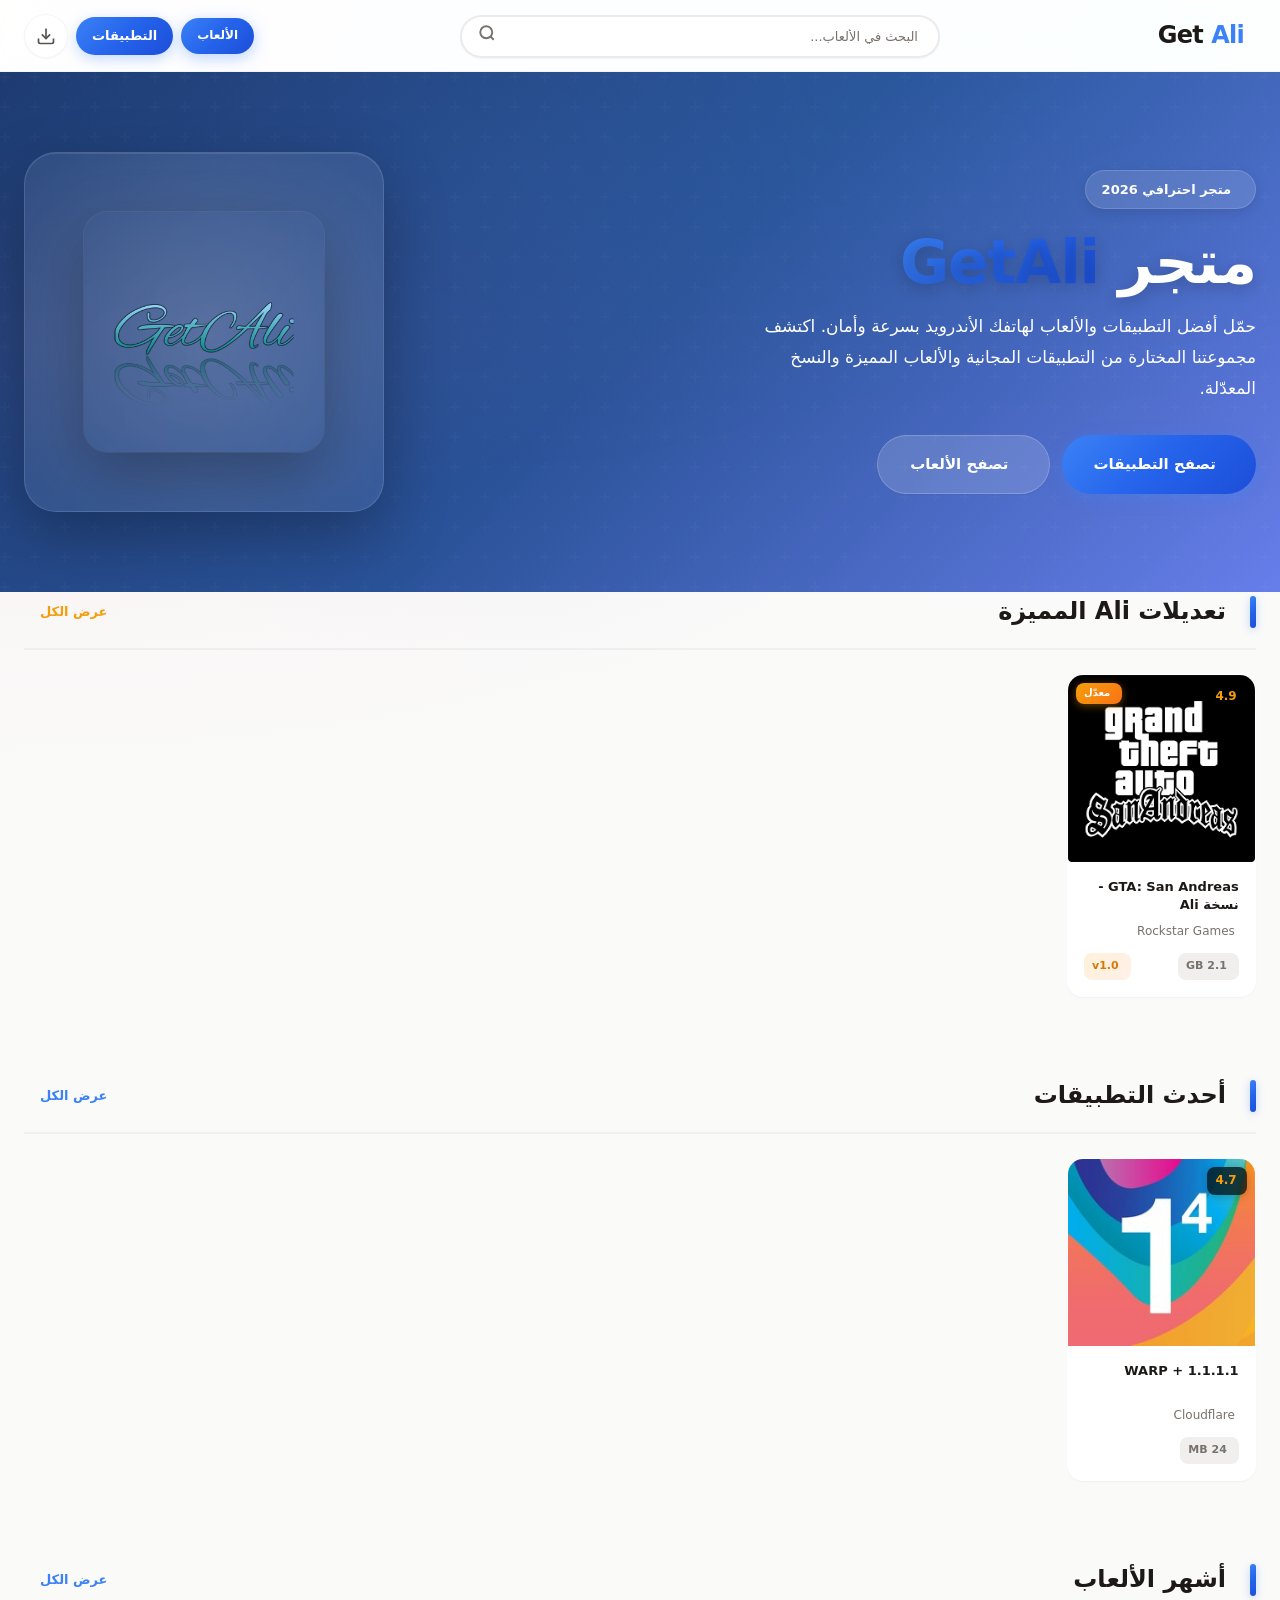
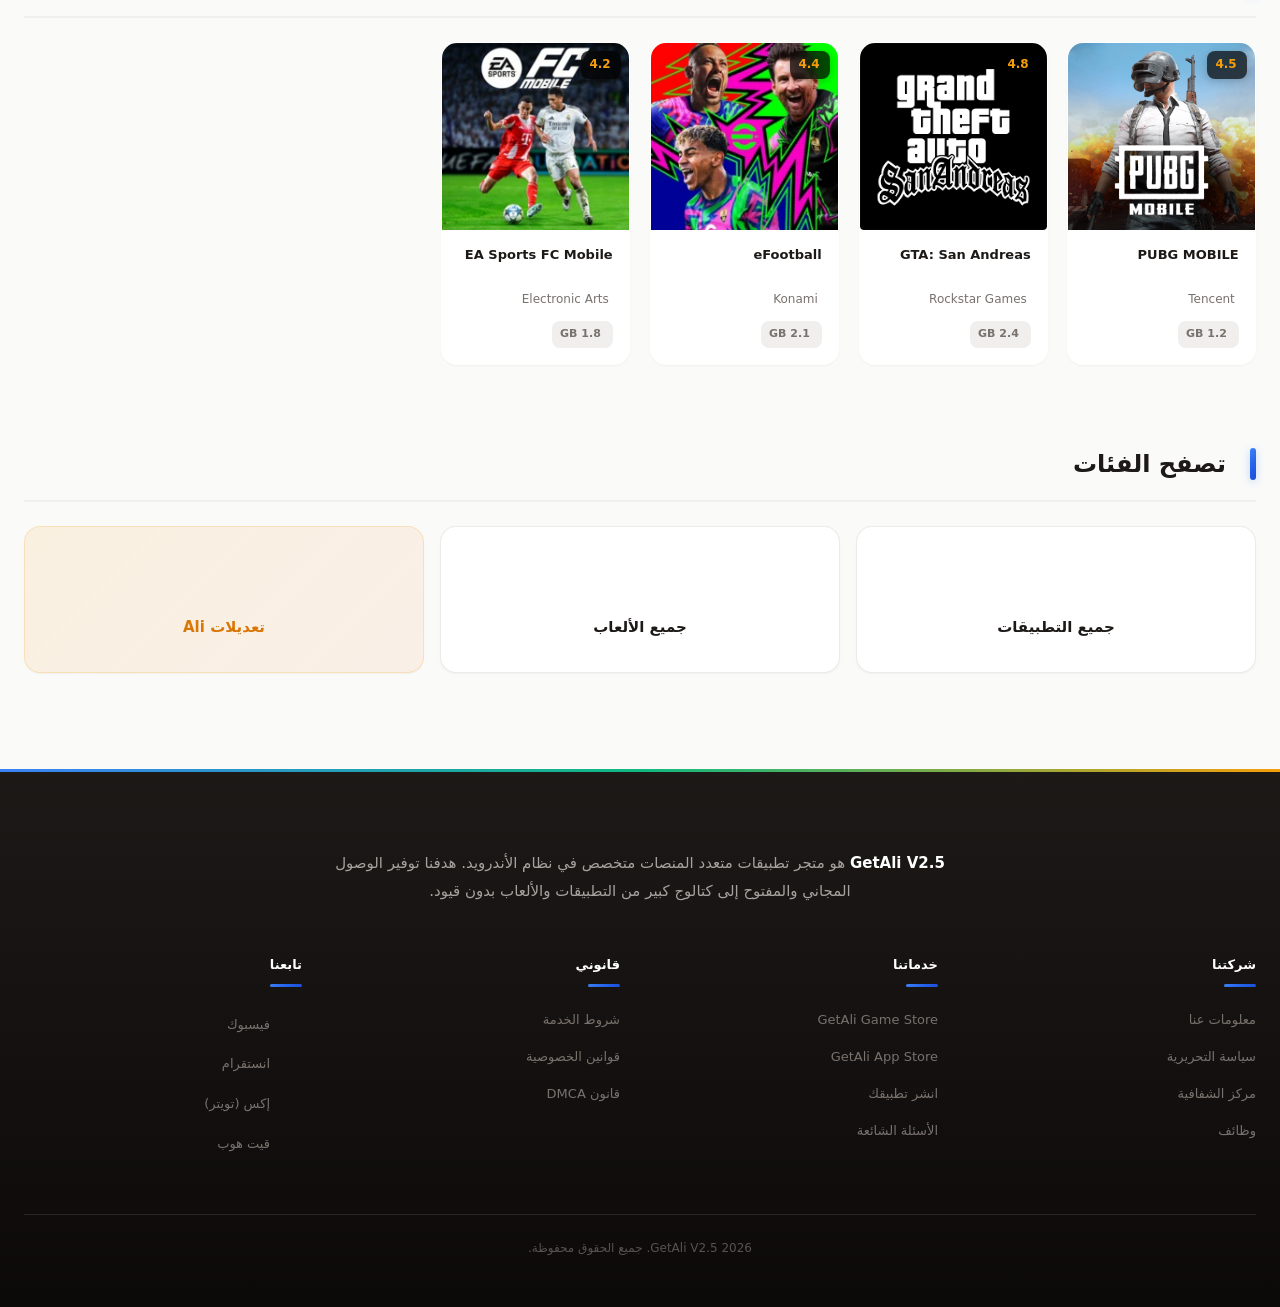
<file: index.html>
<!DOCTYPE html>
<html lang="ar" dir="rtl">
<head>
  <meta charset="UTF-8">
  <title>GetAli - التطبيقات والألعاب</title>
  <link rel="stylesheet" href="css/style-pro.css">
    <!-- Favicon -->
  <link rel="icon" type="image/svg+xml" href="images/hero-games.png">
</head>
<body>
  <header class="site-header">
    <div class="container">
      <nav class="navbar" role="navigation" aria-label="القائمة الرئيسية">
        <a href="index.html" class="brand" aria-label="GetAli الرئيسية">
          <span>Ali</span>Get
        </a>

        <div class="search-bar">
          <input type="search" id="searchInput" placeholder="البحث في الألعاب..." aria-label="البحث في الألعاب" autocomplete="off">
          <span class="search-icon">
            <svg width="18" height="18" viewBox="0 0 24 24" fill="none" stroke="currentColor" stroke-width="2.5">
              <circle cx="11" cy="11" r="8"/><line x1="21" y1="21" x2="16.65" y2="16.65"/>
            </svg>
          </span>
        </div>

        <div class="nav-menu">
          <a href="games.html" class="btn btn-primary btn-sm" id="navGames">الألعاب</a>
          <a href="apps.html" class="nav-link active" id="navApps">التطبيقات</a>
          
          
         <button class="btn-icon" id="downloadToggle" aria-label="التنزيلات">
            <svg width="20" height="20" viewBox="0 0 24 24" fill="none" stroke="currentColor" stroke-width="2">
              <path d="M21 15v4a2 2 0 0 1-2 2H5a2 2 0 0 1-2-2v-4"/><polyline points="7 10 12 15 17 10"/><line x1="12" y1="15" x2="12" y2="3"/>
            </svg>
            <span class="badge-count" id="downloadBadge" style="display:none">0</span>
          </button>
        </div>
      </nav>
    </div>
  </header>
  
  <main id="homeContainer"></main>
  
  <footer class="site-footer">
    <div class="container">
      <div class="footer-top">
        <strong>GetAli V2.5</strong> هو متجر تطبيقات متعدد المنصات متخصص في نظام الأندرويد.
        هدفنا توفير الوصول المجاني والمفتوح إلى كتالوج كبير من التطبيقات والألعاب بدون قيود.
      </div>
      <div class="footer-grid">
        <div class="footer-col">
          <h4>شركتنا</h4>
          <ul><li><a href="#">معلومات عنا</a></li><li><a href="#">سياسة التحريرية</a></li><li><a href="#">مركز الشفافية</a></li><li><a href="#">وظائف</a></li></ul>
        </div>
        <div class="footer-col">
          <h4>خدماتنا</h4>
          <ul><li><a href="index.html">GetAli Game Store</a></li><li><a href="apps.html">GetAli App Store</a></li><li><a href="#">انشر تطبيقك</a></li><li><a href="#">الأسئلة الشائعة</a></li></ul>
        </div>
        <div class="footer-col">
          <h4>قانوني</h4>
          <ul><li><a href="#">شروط الخدمة</a></li><li><a href="#">قوانين الخصوصية</a></li><li><a href="#">قانون DMCA</a></li></ul>
        </div>
        <div class="footer-col">
          <h4>تابعنا</h4>
          <ul class="social-links">
            <li><a href="https://www.facebook.com/share/1DoWRyb1Ch/"><i class="fab fa-facebook-f"></i> فيسبوك</a></li>
            <li><a href="https://www.instagram.com/alimol_hbh?igsh=djZjcTBuY3JoOGF0"><i class="fab fa-instagram"></i> انستقرام</a></li>
            <li><a href="https://x.com/Aliopiilz3131A"><i class="fab fa-x"></i> إكس (تويتر)</a></li>
            <li><a href="https://github.com/alimol31"><i class="fab fa-github"></i> قيت هوب</a></li>
          </ul>
        </div>
      </div>
      <div class="footer-bottom">
        <p> 2026 GetAli V2.5. جميع الحقوق محفوظة.</p>
      </div>
    </div>
  </footer>
  
  <script src="js/utils.js"></script>
  <script src="js/base-store.js"></script>
  <script src="js/home.js"></script>
</body>
</html>
</file>
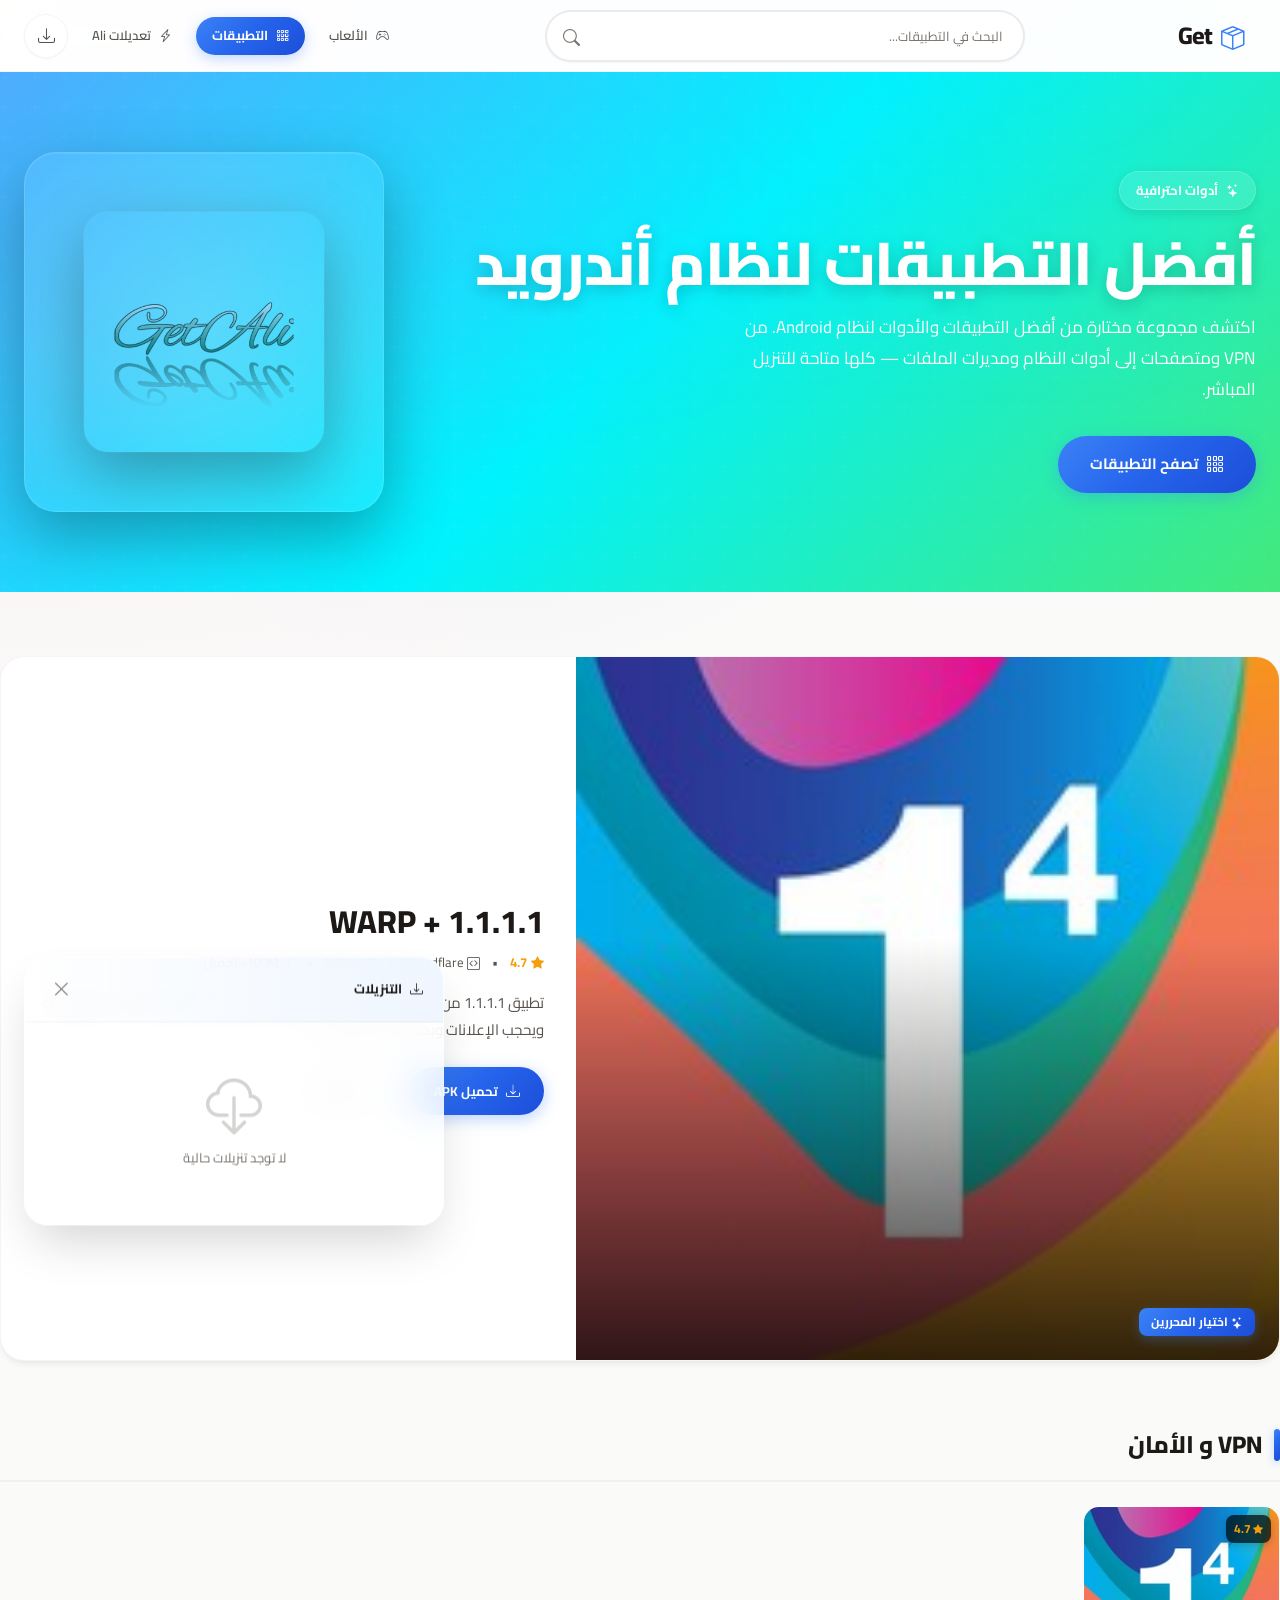
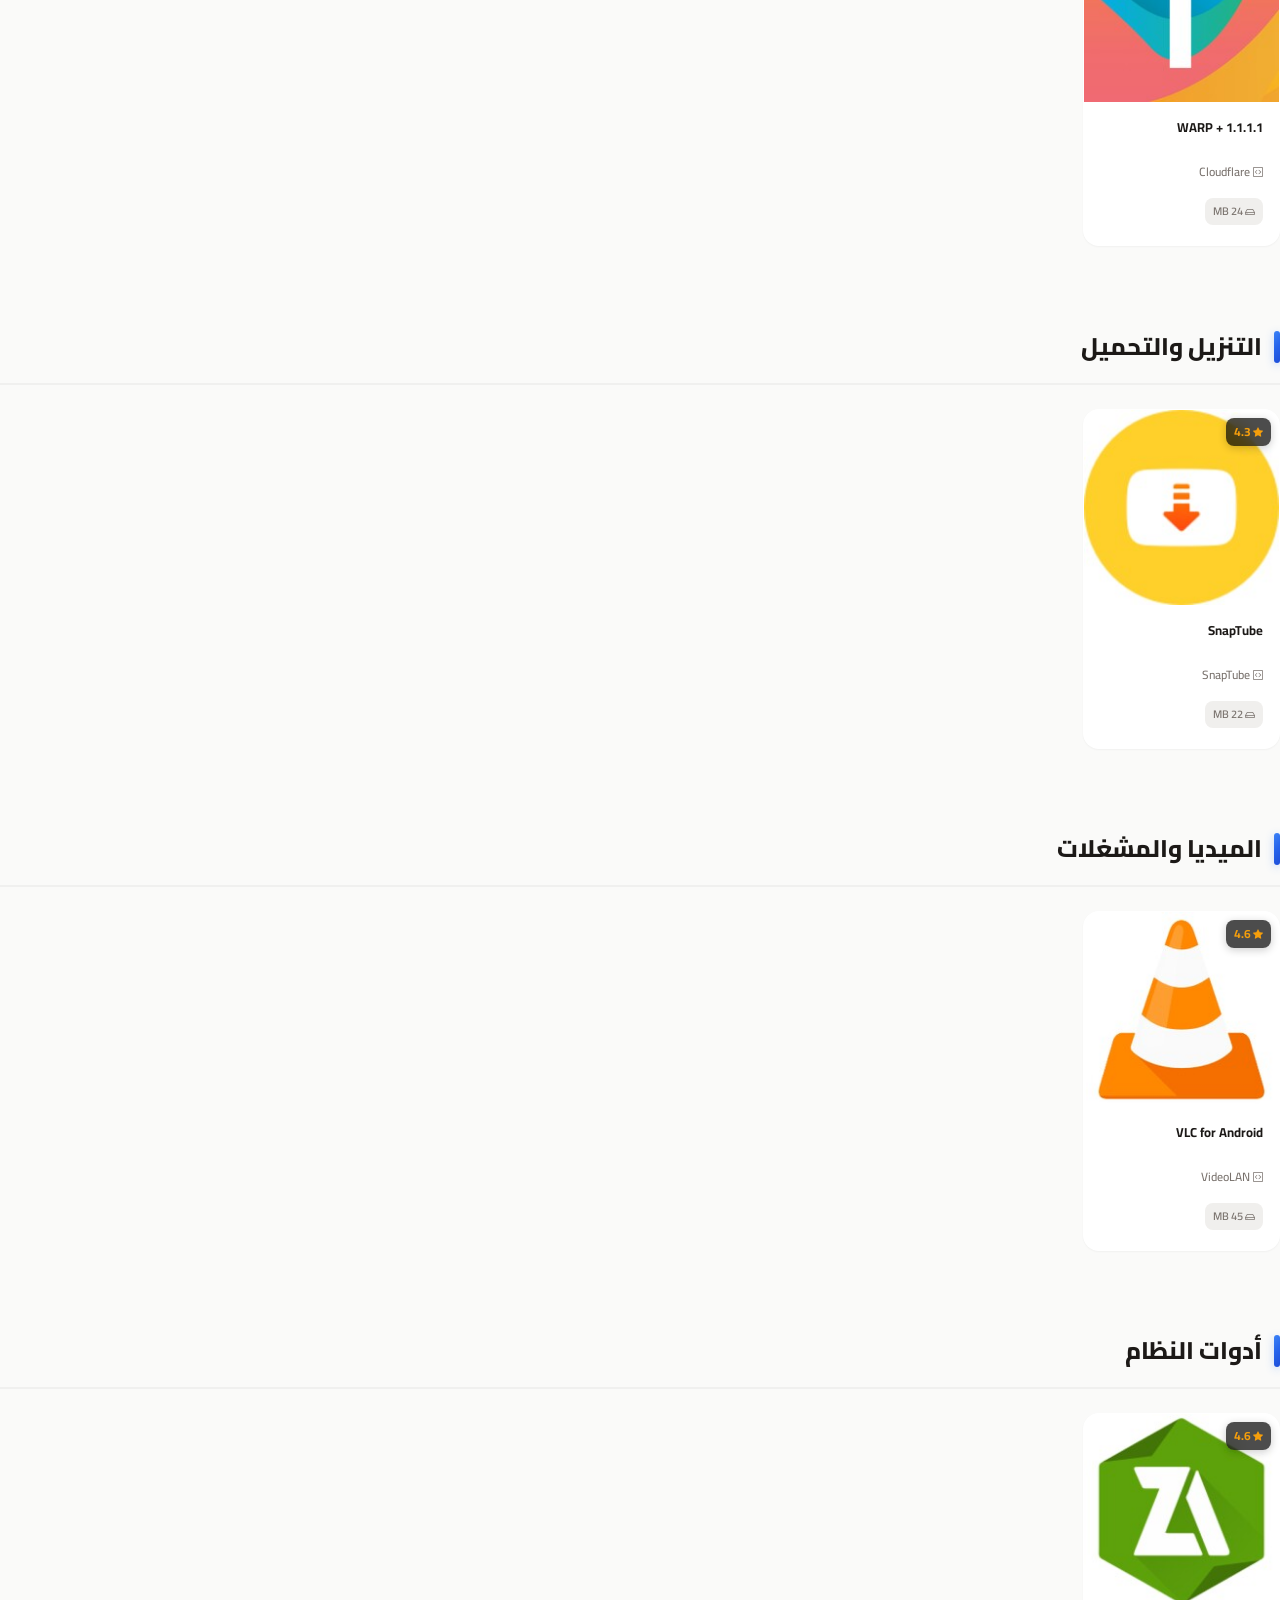
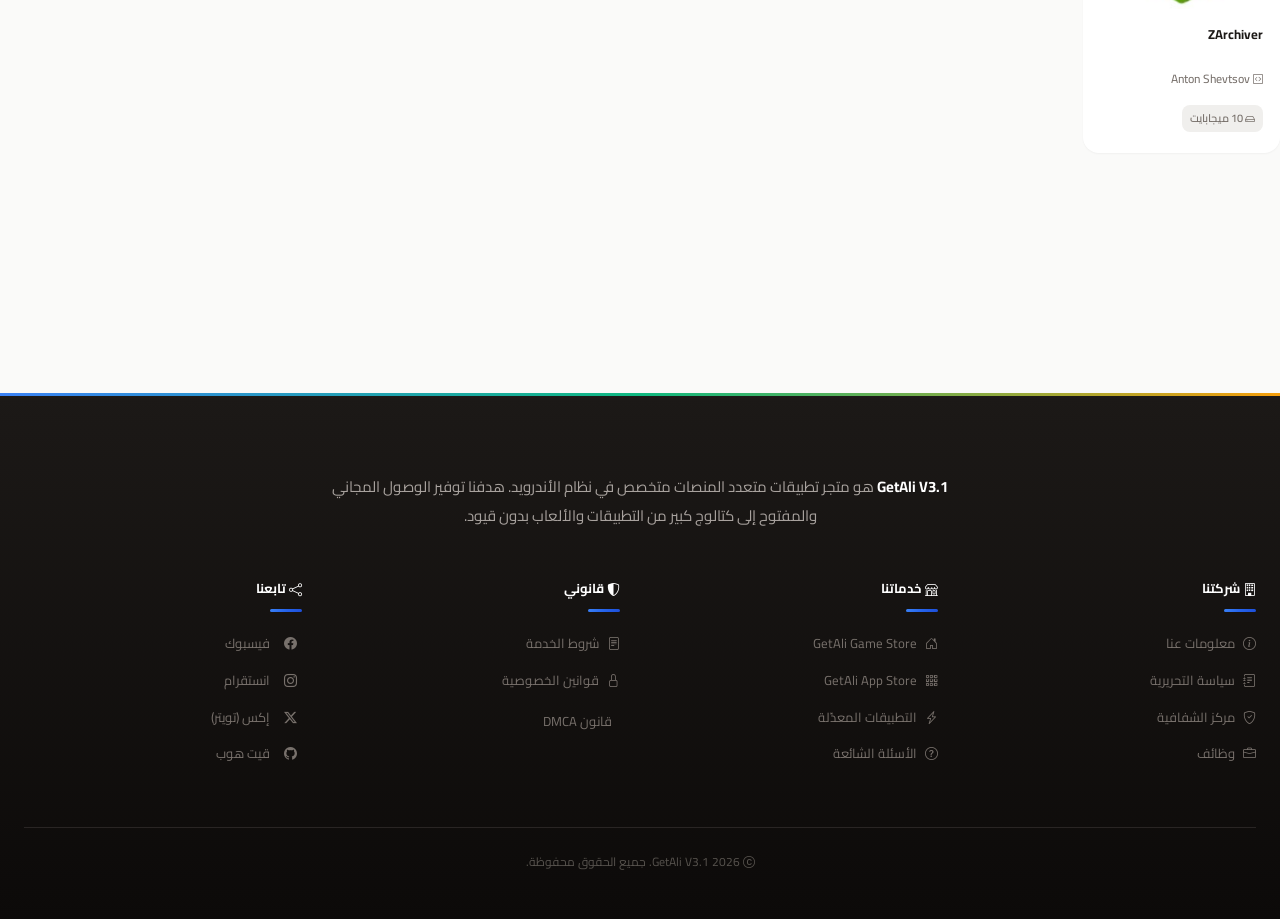
<file: apps.html>
<!DOCTYPE html>
<html lang="ar" dir="rtl">
<head>
  <meta charset="UTF-8">
  <meta name="viewport" content="width=device-width, initial-scale=1.0, maximum-scale=5.0">
  <meta name="description" content="أفضل التطبيقات والأدوات لنظام أندرويد - VPN، متصفحات، أدوات نظام | GetAli V3.1">
  <meta name="theme-color" content="#3b82f6">
  <meta name="color-scheme" content="light dark">
  <title>التطبيقات والأدوات | GetAli V3.1</title>

  <!-- Preconnect -->
  <link rel="preconnect" href="https://fonts.googleapis.com">
  <link rel="preconnect" href="https://fonts.gstatic.com" crossorigin>
  <link href="https://fonts.googleapis.com/css2?family=Cairo:wght@400;500;600;700;800&display=swap" rel="stylesheet">

  <!-- Bootstrap Icons CDN -->
  <link rel="stylesheet" href="https://cdn.jsdelivr.net/npm/bootstrap-icons@1.13.1/font/bootstrap-icons.min.css">

  <!-- Styles -->
  <link rel="stylesheet" href="css/style-pro.css">

  <!-- Favicon -->
  <link rel="icon" type="image/svg+xml" href="images/hero-games.png">
<base target="_blank">
</head>
<body>

  <!-- Toast Container -->
  <div class="toast-container" id="toastContainer" aria-live="polite" aria-atomic="true"></div>

  <!-- Download Panel -->
  <div class="download-panel" id="downloadPanel" aria-label="لوحة التنزيلات">
    <div class="download-header">
      <h3><i class="bi bi-download"></i> التنزيلات <span class="count" id="downloadCount" style="display:none">0</span></h3>
      <button class="download-close" id="downloadClose" aria-label="إغلاق اللوحة">
        <i class="bi bi-x-lg"></i>
      </button>
    </div>
    <div class="download-list" id="downloadList">
      <div class="download-empty">
        <i class="bi bi-cloud-download" style="font-size: 56px; opacity: 0.3; display: block; margin-bottom: 12px;"></i>
        <div>لا توجد تنزيلات حالية</div>
      </div>
    </div>
  </div>

  <!-- Header -->
  <header class="site-header">
    <div class="container">
      <nav class="navbar" role="navigation" aria-label="القائمة الرئيسية">
        <a href="index.html" class="brand" aria-label="GetAli الرئيسية">
          <span><i class="bi bi-box-seam"></i></span>Get
        </a>

        <div class="search-bar">
          <input type="search" id="searchInput" placeholder="البحث في التطبيقات..." aria-label="البحث في التطبيقات" autocomplete="off">
          <span class="search-icon"><i class="bi bi-search"></i></span>
        </div>

        <div class="nav-menu">
          <a href="games.html" class="nav-link" id="navGames"><i class="bi bi-controller"></i> الألعاب</a>
          <a href="apps.html" class="nav-link active" id="navApps"><i class="bi bi-grid-3x3-gap"></i> التطبيقات</a>
          <a href="mods.html" class="nav-link" id="navMods"><i class="bi bi-lightning-charge"></i> تعديلات Ali</a>

          <button class="btn-icon" id="downloadToggle" aria-label="التنزيلات">
            <i class="bi bi-download"></i>
            <span class="badge-count" id="downloadBadge" style="display:none">0</span>
          </button>
        </div>
      </nav>
    </div>
  </header>

  <!-- Hero Section -->
  <section class="hero hero-apps" aria-label="مقدمة">
    <div class="container">
      <div class="hero-content">
        <div class="hero-text">
          <span class="hero-tag">
            <i class="bi bi-stars"></i>
            أدوات احترافية
          </span>
          <h1 class="hero-title">أفضل التطبيقات لنظام أندرويد</h1>
          <p class="hero-desc">
            اكتشف مجموعة مختارة من أفضل التطبيقات والأدوات لنظام Android.
            من VPN ومتصفحات إلى أدوات النظام ومديرات الملفات — كلها متاحة للتنزيل المباشر.
          </p>
          <div class="hero-actions">
            <a href="#store" class="btn btn-primary btn-lg">
              <i class="bi bi-grid-3x3-gap" style="font-size: 1.2em;"></i>
              تصفح التطبيقات
            </a>
          </div>
        </div>
        <div class="hero-visual">
          <img src="images/hero-games.png" alt="تطبيقات Android" class="hero-img"
               onerror="this.src='data:image/svg+xml,%3Csvg xmlns=%22http://www.w3.org/2000/svg%22 width=%22200%22 height=%22200%22%3E%3Crect fill=%22%234facfe%22 width=%22200%22 height=%22200%22 rx=%2220%22/%3E%3Ctext x=%2250%25%22 y=%2250%25%22 dominant-baseline=%22middle%22 text-anchor=%22middle%22 font-family=%22Arial%22 font-size=%2280%22 fill=%22white%22%3EA%3C/text%3E%3C/svg%3E'">
        </div>
      </div>
    </div>
  </section>

  <!-- Main Content -->
  <main class="main-content container" id="store" role="main">
    <div id="sectionsContainer">
      <!-- Loading skeletons -->
      <div style="display:grid;grid-template-columns:repeat(auto-fill,minmax(180px,1fr));gap:20px;margin-top:40px">
        <div class="skeleton" style="height:220px;border-radius:12px"></div>
        <div class="skeleton" style="height:220px;border-radius:12px"></div>
        <div class="skeleton" style="height:220px;border-radius:12px"></div>
        <div class="skeleton" style="height:220px;border-radius:12px"></div>
        <div class="skeleton" style="height:220px;border-radius:12px"></div>
        <div class="skeleton" style="height:220px;border-radius:12px"></div>
        <div class="skeleton" style="height:220px;border-radius:12px"></div>
        <div class="skeleton" style="height:220px;border-radius:12px"></div>
      </div>
    </div>
  </main>

  <!-- Footer -->
  <footer class="site-footer" role="contentinfo">
    <div class="container">
      <div class="footer-top">
        <strong>GetAli V3.1</strong> هو متجر تطبيقات متعدد المنصات متخصص في نظام الأندرويد.
        هدفنا توفير الوصول المجاني والمفتوح إلى كتالوج كبير من التطبيقات والألعاب بدون قيود.
      </div>
      <div class="footer-grid">
        <div class="footer-col">
          <h4><i class="bi bi-building"></i> شركتنا</h4>
          <ul>
            <li><a href="#"><i class="bi bi-info-circle"></i> معلومات عنا</a></li>
            <li><a href="#"><i class="bi bi-journal-text"></i> سياسة التحريرية</a></li>
            <li><a href="#"><i class="bi bi-shield-check"></i> مركز الشفافية</a></li>
            <li><a href="#"><i class="bi bi-briefcase"></i> وظائف</a></li>
          </ul>
        </div>
        <div class="footer-col">
          <h4><i class="bi bi-shop"></i> خدماتنا</h4>
          <ul>
            <li><a href="index.html"><i class="bi bi-house-door"></i> GetAli Game Store</a></li>
            <li><a href="apps.html"><i class="bi bi-grid-3x3-gap"></i> GetAli App Store</a></li>
            <li><a href="mods.html"><i class="bi bi-lightning-charge"></i> التطبيقات المعدّلة</a></li>
            <li><a href="#"><i class="bi bi-question-circle"></i> الأسئلة الشائعة</a></li>
          </ul>
        </div>
        <div class="footer-col">
          <h4><i class="bi bi-shield-shaded"></i> قانوني</h4>
          <ul>
            <li><a href="#"><i class="bi bi-file-text"></i> شروط الخدمة</a></li>
            <li><a href="#"><i class="bi bi-lock"></i> قوانين الخصوصية</a></li>
            <li><a href="#"><i class="bi bi-copyright"></i> قانون DMCA</a></li>
          </ul>
        </div>
        <div class="footer-col">
          <h4><i class="bi bi-share"></i> تابعنا</h4>
          <ul class="social-links">
            <li><a href="https://www.facebook.com/share/1DoWRyb1Ch/"><i class="bi bi-facebook"></i> فيسبوك</a></li>
            <li><a href="https://www.instagram.com/alimol_hbh?igsh=djZjcTBuY3JoOGF0"><i class="bi bi-instagram"></i> انستقرام</a></li>
            <li><a href="https://x.com/Aliopiilz3131A"><i class="bi bi-twitter-x"></i> إكس (تويتر)</a></li>
            <li><a href="https://github.com/alimol31"><i class="bi bi-github"></i> قيت هوب</a></li>
          </ul>
        </div>
      </div>
      <div class="footer-bottom">
        <p><i class="bi bi-c-circle"></i> 2026 GetAli V3.1. جميع الحقوق محفوظة.</p>
      </div>
    </div>
  </footer>

  <!-- Scripts -->
  <script src="js/download-manager.js"></script>
  <script src="js/base-store.js"></script>
  <script src="js/apps.js"></script>
  <script src="js/detail.js"></script>
</body>
</html>
</file>
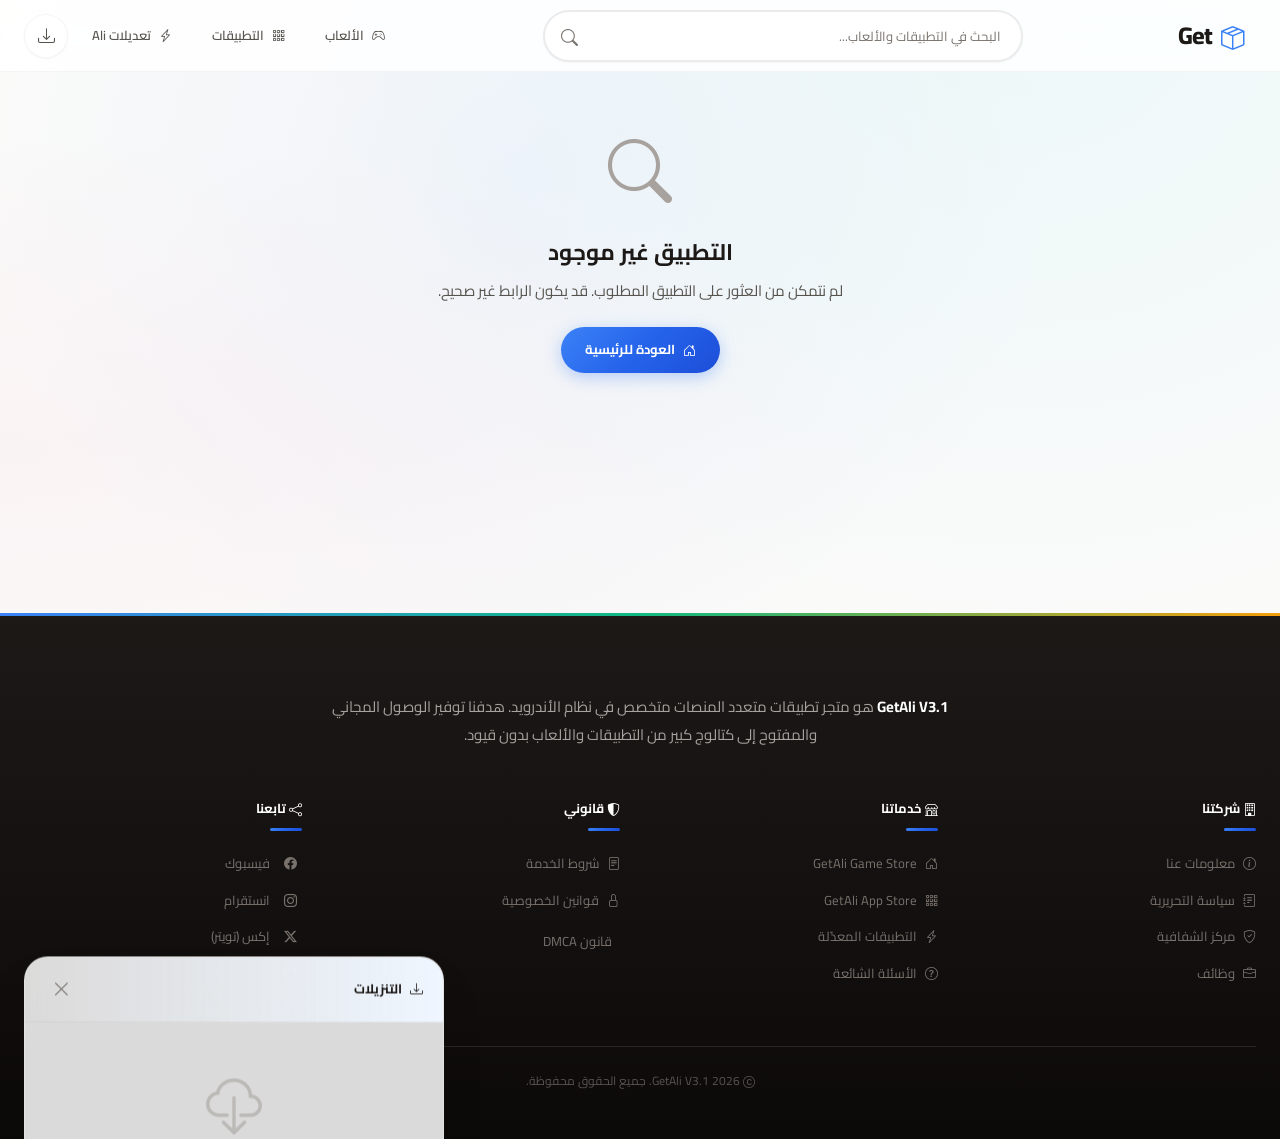
<file: detail.html>
<!DOCTYPE html>
<html lang="ar" dir="rtl">
<head>
  <meta charset="UTF-8">
  <meta name="viewport" content="width=device-width, initial-scale=1.0, maximum-scale=5.0">
  <meta name="description" content="تفاصيل التطبيق - معلومات شاملة والتقييمات والتنزيل | GetAli V3.1">
  <meta name="theme-color" content="#3b82f6">
  <meta name="color-scheme" content="light dark">
  <title id="pageTitle">تفاصيل التطبيق | GetAli V3.1</title>

  <!-- Preconnect -->
  <link rel="preconnect" href="https://fonts.googleapis.com">
  <link rel="preconnect" href="https://fonts.gstatic.com" crossorigin>
  <link href="https://fonts.googleapis.com/css2?family=Cairo:wght@400;500;600;700;800&display=swap" rel="stylesheet">

  <!-- Bootstrap Icons CDN -->
  <link rel="stylesheet" href="https://cdn.jsdelivr.net/npm/bootstrap-icons@1.13.1/font/bootstrap-icons.min.css">

  <!-- Styles -->
  <link rel="stylesheet" href="css/style-pro.css">

  <!-- Favicon -->
  <link rel="icon" type="image/svg+xml" href="images/hero-games.png">
<base target="_blank">
</head>
<body>

  <!-- Toast Container -->
  <div class="toast-container" id="toastContainer" aria-live="polite" aria-atomic="true"></div>

  <!-- Download Panel -->
  <div class="download-panel" id="downloadPanel" aria-label="لوحة التنزيلات">
    <div class="download-header">
      <h3><i class="bi bi-download"></i> التنزيلات <span class="count" id="downloadCount" style="display:none">0</span></h3>
      <button class="download-close" id="downloadClose" aria-label="إغلاق اللوحة">
        <i class="bi bi-x-lg"></i>
      </button>
    </div>
    <div class="download-list" id="downloadList">
      <div class="download-empty">
        <i class="bi bi-cloud-download" style="font-size: 56px; opacity: 0.3; display: block; margin-bottom: 12px;"></i>
        <div>لا توجد تنزيلات حالية</div>
      </div>
    </div>
  </div>

  <!-- Header -->
  <header class="site-header">
    <div class="container">
      <nav class="navbar" role="navigation" aria-label="القائمة الرئيسية">
        <a href="index.html" class="brand" aria-label="GetAli الرئيسية">
          <span><i class="bi bi-box-seam"></i></span>Get
        </a>

        <div class="search-bar">
          <input type="search" id="searchInput" placeholder="البحث في التطبيقات والألعاب..." aria-label="البحث" autocomplete="off">
          <span class="search-icon"><i class="bi bi-search"></i></span>
        </div>

        <div class="nav-menu">
          <a href="games.html" class="nav-link" id="navGames"><i class="bi bi-controller"></i> الألعاب</a>
          <a href="apps.html" class="nav-link" id="navApps"><i class="bi bi-grid-3x3-gap"></i> التطبيقات</a>
          <a href="mods.html" class="nav-link" id="navMods"><i class="bi bi-lightning-charge"></i> تعديلات Ali</a>

          <button class="btn-icon" id="downloadToggle" aria-label="التنزيلات">
            <i class="bi bi-download"></i>
            <span class="badge-count" id="downloadBadge" style="display:none">0</span>
          </button>
        </div>
      </nav>
    </div>
  </header>

  <!-- Detail Content -->
  <main class="main-content container detail-page" id="detailContainer" role="main">
    <!-- Loading State -->
    <div class="detail-loading" id="detailLoading">
      <div class="skeleton" style="height:300px;border-radius:16px;margin-bottom:24px"></div>
      <div style="display:grid;grid-template-columns:1fr 1fr;gap:16px;margin-bottom:24px">
        <div class="skeleton" style="height:120px;border-radius:12px"></div>
        <div class="skeleton" style="height:120px;border-radius:12px"></div>
      </div>
      <div class="skeleton" style="height:200px;border-radius:12px"></div>
    </div>

    <!-- Content rendered by JS -->
    <div id="detailContent" style="display:none"></div>

    <!-- Error State -->
    <div class="detail-error" id="detailError" style="display:none">
      <div style="font-size:64px;margin-bottom:16px"><i class="bi bi-search" style="font-size: 64px; color: var(--text-muted);"></i></div>
      <h2>التطبيق غير موجود</h2>
      <p>لم نتمكن من العثور على التطبيق المطلوب. قد يكون الرابط غير صحيح.</p>
      <a href="index.html" class="btn btn-primary" style="margin-top:24px">
        <i class="bi bi-house-door"></i> العودة للرئيسية
      </a>
    </div>
  </main>

  <!-- Footer -->
  <footer class="site-footer" role="contentinfo">
    <div class="container">
      <div class="footer-top">
        <strong>GetAli V3.1</strong> هو متجر تطبيقات متعدد المنصات متخصص في نظام الأندرويد.
        هدفنا توفير الوصول المجاني والمفتوح إلى كتالوج كبير من التطبيقات والألعاب بدون قيود.
      </div>
      <div class="footer-grid">
        <div class="footer-col">
          <h4><i class="bi bi-building"></i> شركتنا</h4>
          <ul>
            <li><a href="#"><i class="bi bi-info-circle"></i> معلومات عنا</a></li>
            <li><a href="#"><i class="bi bi-journal-text"></i> سياسة التحريرية</a></li>
            <li><a href="#"><i class="bi bi-shield-check"></i> مركز الشفافية</a></li>
            <li><a href="#"><i class="bi bi-briefcase"></i> وظائف</a></li>
          </ul>
        </div>
        <div class="footer-col">
          <h4><i class="bi bi-shop"></i> خدماتنا</h4>
          <ul>
            <li><a href="index.html"><i class="bi bi-house-door"></i> GetAli Game Store</a></li>
            <li><a href="apps.html"><i class="bi bi-grid-3x3-gap"></i> GetAli App Store</a></li>
            <li><a href="mods.html"><i class="bi bi-lightning-charge"></i> التطبيقات المعدّلة</a></li>
            <li><a href="#"><i class="bi bi-question-circle"></i> الأسئلة الشائعة</a></li>
          </ul>
        </div>
        <div class="footer-col">
          <h4><i class="bi bi-shield-shaded"></i> قانوني</h4>
          <ul>
            <li><a href="#"><i class="bi bi-file-text"></i> شروط الخدمة</a></li>
            <li><a href="#"><i class="bi bi-lock"></i> قوانين الخصوصية</a></li>
            <li><a href="#"><i class="bi bi-copyright"></i> قانون DMCA</a></li>
          </ul>
        </div>
        <div class="footer-col">
          <h4><i class="bi bi-share"></i> تابعنا</h4>
          <ul class="social-links">
            <li><a href="https://www.facebook.com/share/1DoWRyb1Ch/"><i class="bi bi-facebook"></i> فيسبوك</a></li>
            <li><a href="https://www.instagram.com/alimol_hbh?igsh=djZjcTBuY3JoOGF0"><i class="bi bi-instagram"></i> انستقرام</a></li>
            <li><a href="https://x.com/Aliopiilz3131A"><i class="bi bi-twitter-x"></i> إكس (تويتر)</a></li>
            <li><a href="https://github.com/alimol31"><i class="bi bi-github"></i> قيت هوب</a></li>
          </ul>
        </div>
      </div>
      <div class="footer-bottom">
        <p><i class="bi bi-c-circle"></i> 2026 GetAli V3.1. جميع الحقوق محفوظة.</p>
      </div>
    </div>
  </footer>

  <!-- Scripts -->
  <script src="js/download-manager.js"></script>
  <script src="js/detail.js"></script>
</body>
</html>
</file>
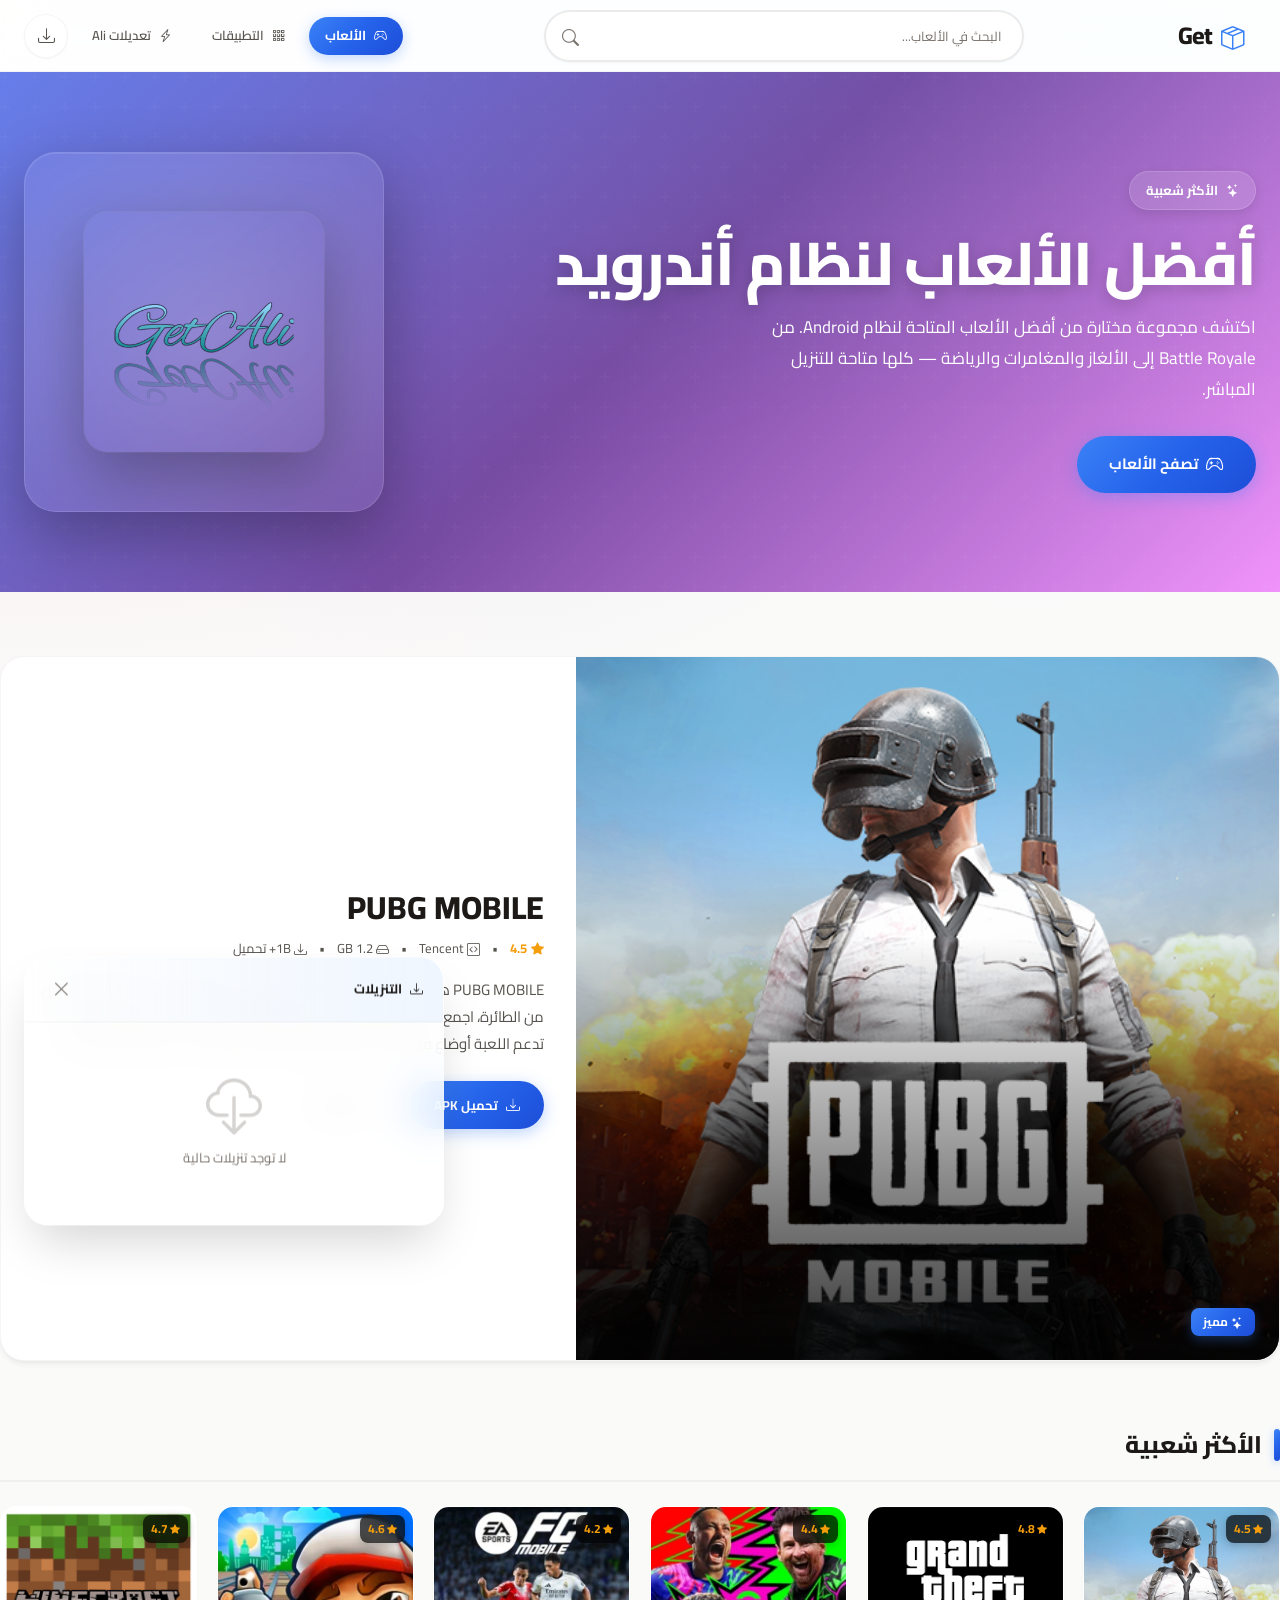
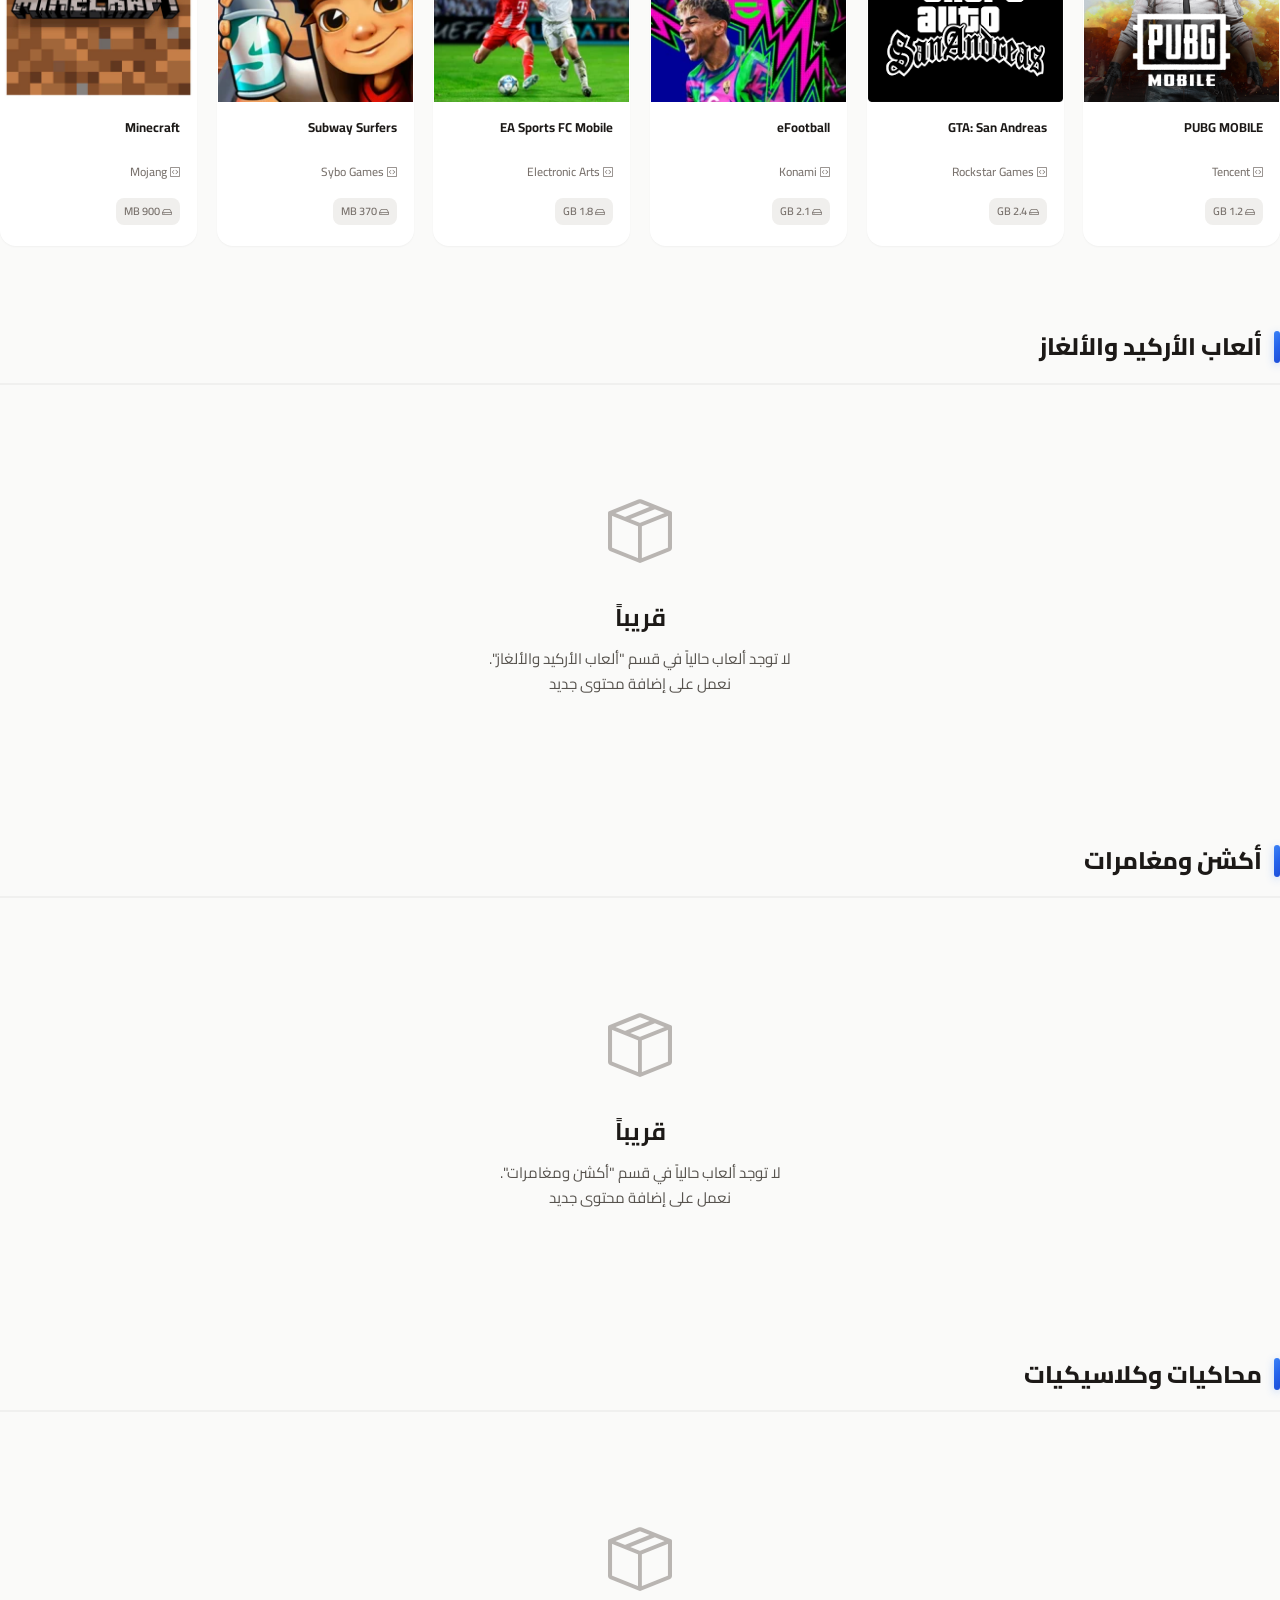
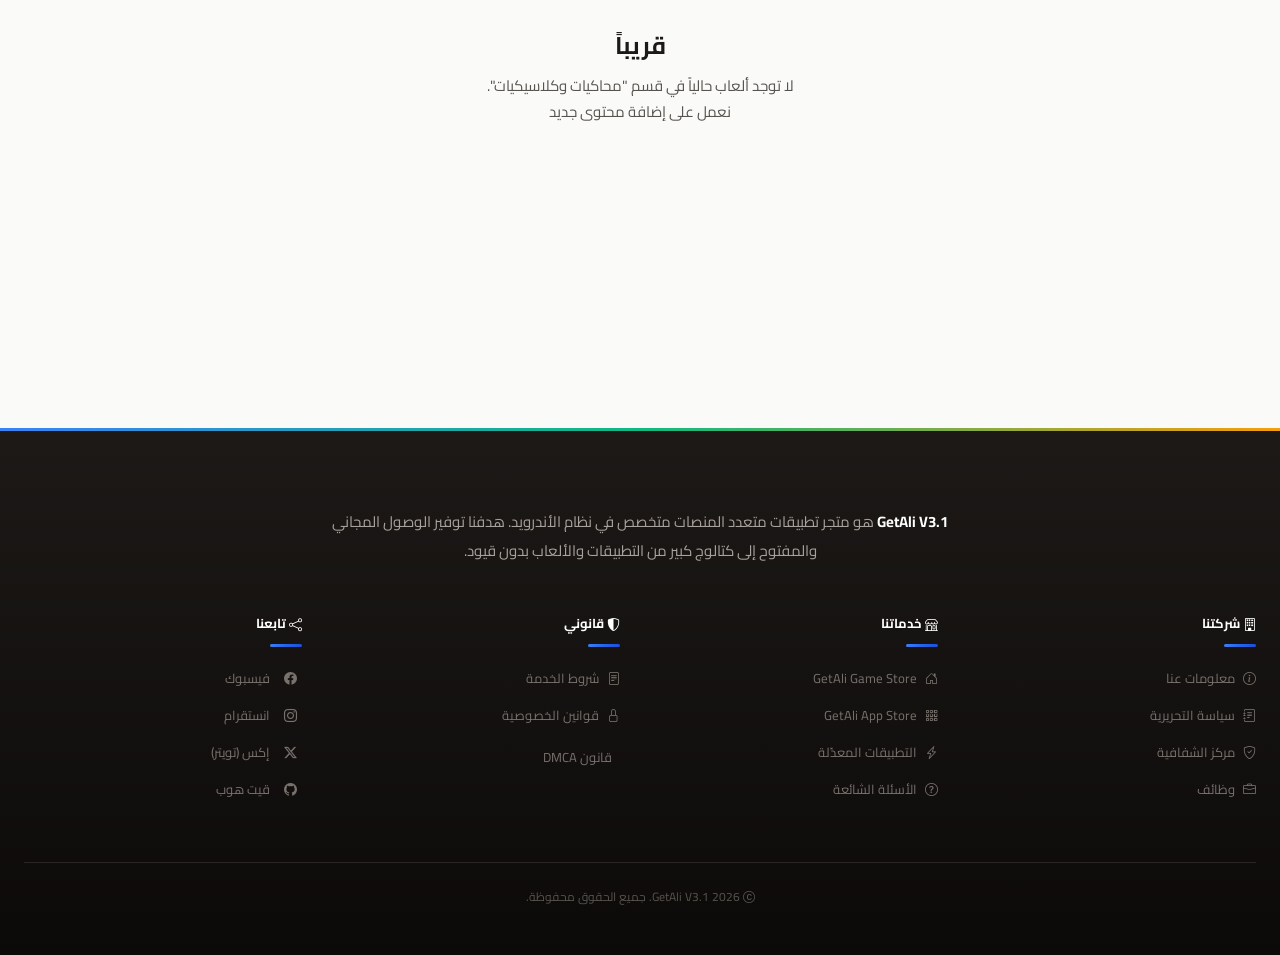
<file: games.html>
<!DOCTYPE html>
<html lang="ar" dir="rtl">
<head>
  <meta charset="UTF-8">
  <meta name="viewport" content="width=device-width, initial-scale=1.0, maximum-scale=5.0">
  <meta name="description" content="أفضل الألعاب لنظام أندرويد - تنزيل APK مباشر وآمن | GetAli V3.1">
  <meta name="theme-color" content="#3b82f6">
  <meta name="color-scheme" content="light dark">
  <title>أفضل الألعاب لنظام أندرويد | GetAli V3.1</title>

  <!-- Preconnect -->
  <link rel="preconnect" href="https://fonts.googleapis.com">
  <link rel="preconnect" href="https://fonts.gstatic.com" crossorigin>
  <link href="https://fonts.googleapis.com/css2?family=Cairo:wght@400;500;600;700;800&display=swap" rel="stylesheet">

  <!-- Bootstrap Icons CDN -->
  <link rel="stylesheet" href="https://cdn.jsdelivr.net/npm/bootstrap-icons@1.13.1/font/bootstrap-icons.min.css">

  <!-- Styles -->
  <link rel="stylesheet" href="css/style-pro.css">

  <!-- Favicon -->
  <link rel="icon" type="image/svg+xml" href="images/hero-games.png">
<base target="_blank">
</head>
<body>

  <!-- Toast Container -->
  <div class="toast-container" id="toastContainer" aria-live="polite" aria-atomic="true"></div>

  <!-- Download Panel -->
  <div class="download-panel" id="downloadPanel" aria-label="لوحة التنزيلات">
    <div class="download-header">
      <h3><i class="bi bi-download"></i> التنزيلات <span class="count" id="downloadCount" style="display:none">0</span></h3>
      <button class="download-close" id="downloadClose" aria-label="إغلاق اللوحة">
        <i class="bi bi-x-lg"></i>
      </button>
    </div>
    <div class="download-list" id="downloadList">
      <div class="download-empty">
        <i class="bi bi-cloud-download" style="font-size: 56px; opacity: 0.3; display: block; margin-bottom: 12px;"></i>
        <div>لا توجد تنزيلات حالية</div>
      </div>
    </div>
  </div>

  <!-- Header -->
  <header class="site-header">
    <div class="container">
      <nav class="navbar" role="navigation" aria-label="القائمة الرئيسية">
        <a href="index.html" class="brand" aria-label="GetAli الرئيسية">
          <span><i class="bi bi-box-seam"></i></span>Get
        </a>

        <div class="search-bar">
          <input type="search" id="searchInput" placeholder="البحث في الألعاب..." aria-label="البحث في الألعاب" autocomplete="off">
          <span class="search-icon"><i class="bi bi-search"></i></span>
        </div>

        <div class="nav-menu">
          <a href="games.html" class="nav-link active" id="navGames"><i class="bi bi-controller"></i> الألعاب</a>
          <a href="apps.html" class="nav-link" id="navApps"><i class="bi bi-grid-3x3-gap"></i> التطبيقات</a>
          <a href="mods.html" class="nav-link" id="navMods"><i class="bi bi-lightning-charge"></i> تعديلات Ali</a>

          <button class="btn-icon" id="downloadToggle" aria-label="التنزيلات">
            <i class="bi bi-download"></i>
            <span class="badge-count" id="downloadBadge" style="display:none">0</span>
          </button>
        </div>
      </nav>
    </div>
  </header>

  <!-- Hero Section -->
  <section class="hero" aria-label="مقدمة">
    <div class="container">
      <div class="hero-content">
        <div class="hero-text">
          <span class="hero-tag">
            <i class="bi bi-stars"></i>
            الأكثر شعبية
          </span>
          <h1 class="hero-title">أفضل الألعاب لنظام أندرويد</h1>
          <p class="hero-desc">
            اكتشف مجموعة مختارة من أفضل الألعاب المتاحة لنظام Android.
            من Battle Royale إلى الألغاز والمغامرات والرياضة — كلها متاحة للتنزيل المباشر.
          </p>
          <div class="hero-actions">
            <a href="#store" class="btn btn-primary btn-lg">
              <i class="bi bi-controller" style="font-size: 1.2em;"></i>
              تصفح الألعاب
            </a>
          </div>
        </div>
        <div class="hero-visual">
          <img src="images/hero-games.png" alt="أفضل ألعاب Android" class="hero-img"
               onerror="this.src='data:image/svg+xml,%3Csvg xmlns=%22http://www.w3.org/2000/svg%22 width=%22200%22 height=%22200%22%3E%3Crect fill=%22%23667eea%22 width=%22200%22 height=%22200%22 rx=%2220%22/%3E%3Ctext x=%2250%25%22 y=%2250%25%22 dominant-baseline=%22middle%22 text-anchor=%22middle%22 font-family=%22Arial%22 font-size=%2280%22 fill=%22white%22%3EG%3C/text%3E%3C/svg%3E'">
        </div>
      </div>
    </div>
  </section>

  <!-- Main Content -->
  <main class="main-content container" id="store" role="main">
    <div id="sectionsContainer">
      <!-- Loading skeletons -->
      <div style="display:grid;grid-template-columns:repeat(auto-fill,minmax(180px,1fr));gap:20px;margin-top:40px">
        <div class="skeleton" style="height:220px;border-radius:12px"></div>
        <div class="skeleton" style="height:220px;border-radius:12px"></div>
        <div class="skeleton" style="height:220px;border-radius:12px"></div>
        <div class="skeleton" style="height:220px;border-radius:12px"></div>
        <div class="skeleton" style="height:220px;border-radius:12px"></div>
        <div class="skeleton" style="height:220px;border-radius:12px"></div>
        <div class="skeleton" style="height:220px;border-radius:12px"></div>
        <div class="skeleton" style="height:220px;border-radius:12px"></div>
      </div>
    </div>
  </main>

  <!-- Footer -->
  <footer class="site-footer" role="contentinfo">
    <div class="container">
      <div class="footer-top">
        <strong>GetAli V3.1</strong> هو متجر تطبيقات متعدد المنصات متخصص في نظام الأندرويد.
        هدفنا توفير الوصول المجاني والمفتوح إلى كتالوج كبير من التطبيقات والألعاب بدون قيود.
      </div>
      <div class="footer-grid">
        <div class="footer-col">
          <h4><i class="bi bi-building"></i> شركتنا</h4>
          <ul>
            <li><a href="#"><i class="bi bi-info-circle"></i> معلومات عنا</a></li>
            <li><a href="#"><i class="bi bi-journal-text"></i> سياسة التحريرية</a></li>
            <li><a href="#"><i class="bi bi-shield-check"></i> مركز الشفافية</a></li>
            <li><a href="#"><i class="bi bi-briefcase"></i> وظائف</a></li>
          </ul>
        </div>
        <div class="footer-col">
          <h4><i class="bi bi-shop"></i> خدماتنا</h4>
          <ul>
            <li><a href="index.html"><i class="bi bi-house-door"></i> GetAli Game Store</a></li>
            <li><a href="apps.html"><i class="bi bi-grid-3x3-gap"></i> GetAli App Store</a></li>
            <li><a href="mods.html"><i class="bi bi-lightning-charge"></i> التطبيقات المعدّلة</a></li>
            <li><a href="#"><i class="bi bi-question-circle"></i> الأسئلة الشائعة</a></li>
          </ul>
        </div>
        <div class="footer-col">
          <h4><i class="bi bi-shield-shaded"></i> قانوني</h4>
          <ul>
            <li><a href="#"><i class="bi bi-file-text"></i> شروط الخدمة</a></li>
            <li><a href="#"><i class="bi bi-lock"></i> قوانين الخصوصية</a></li>
            <li><a href="#"><i class="bi bi-copyright"></i> قانون DMCA</a></li>
          </ul>
        </div>
        <div class="footer-col">
          <h4><i class="bi bi-share"></i> تابعنا</h4>
          <ul class="social-links">
            <li><a href="https://www.facebook.com/share/1DoWRyb1Ch/"><i class="bi bi-facebook"></i> فيسبوك</a></li>
            <li><a href="https://www.instagram.com/alimol_hbh?igsh=djZjcTBuY3JoOGF0"><i class="bi bi-instagram"></i> انستقرام</a></li>
            <li><a href="https://x.com/Aliopiilz3131A"><i class="bi bi-twitter-x"></i> إكس (تويتر)</a></li>
            <li><a href="https://github.com/alimol31"><i class="bi bi-github"></i> قيت هوب</a></li>
          </ul>
        </div>
      </div>
      <div class="footer-bottom">
        <p><i class="bi bi-c-circle"></i> 2026 GetAli V3.1. جميع الحقوق محفوظة.</p>
      </div>
    </div>
  </footer>

  <!-- Scripts -->
  <script src="js/download-manager.js"></script>
  <script src="js/base-store.js"></script>
  <script src="js/games.js"></script>
</body>
</html>
</file>
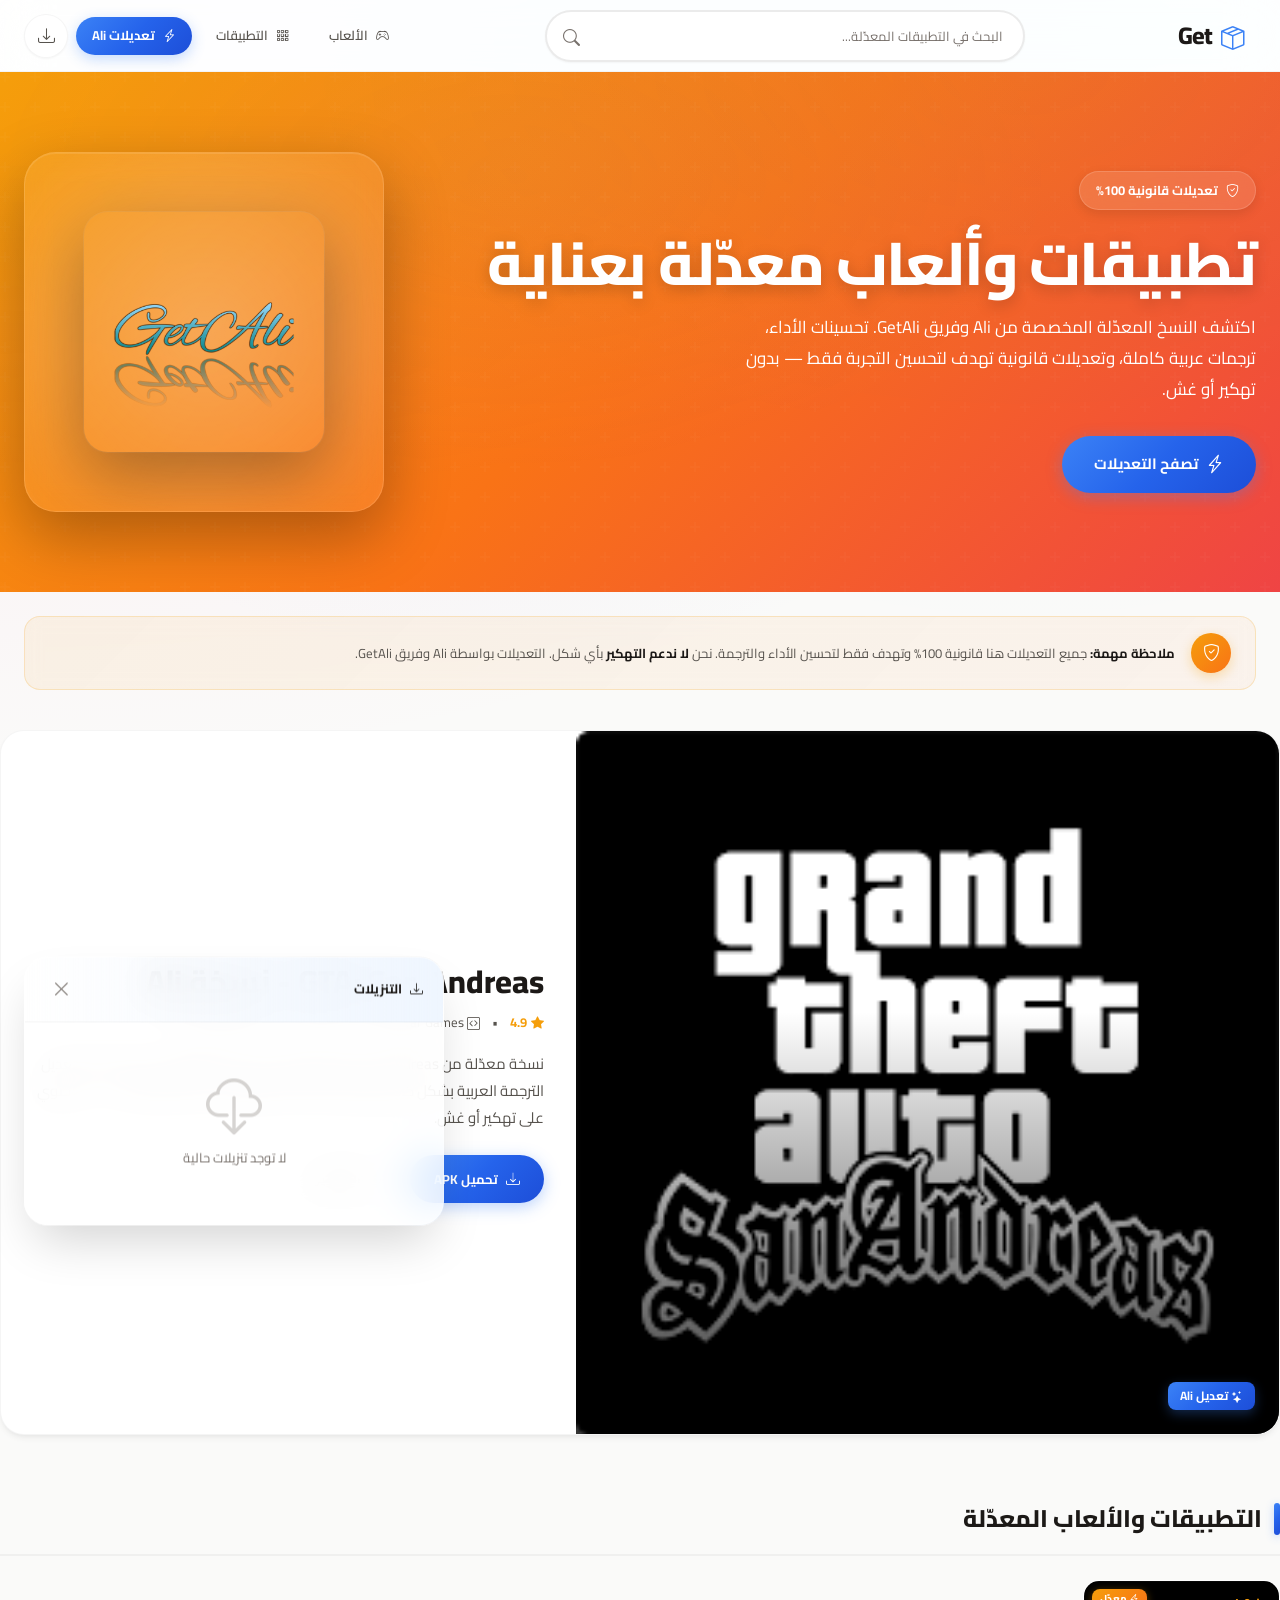
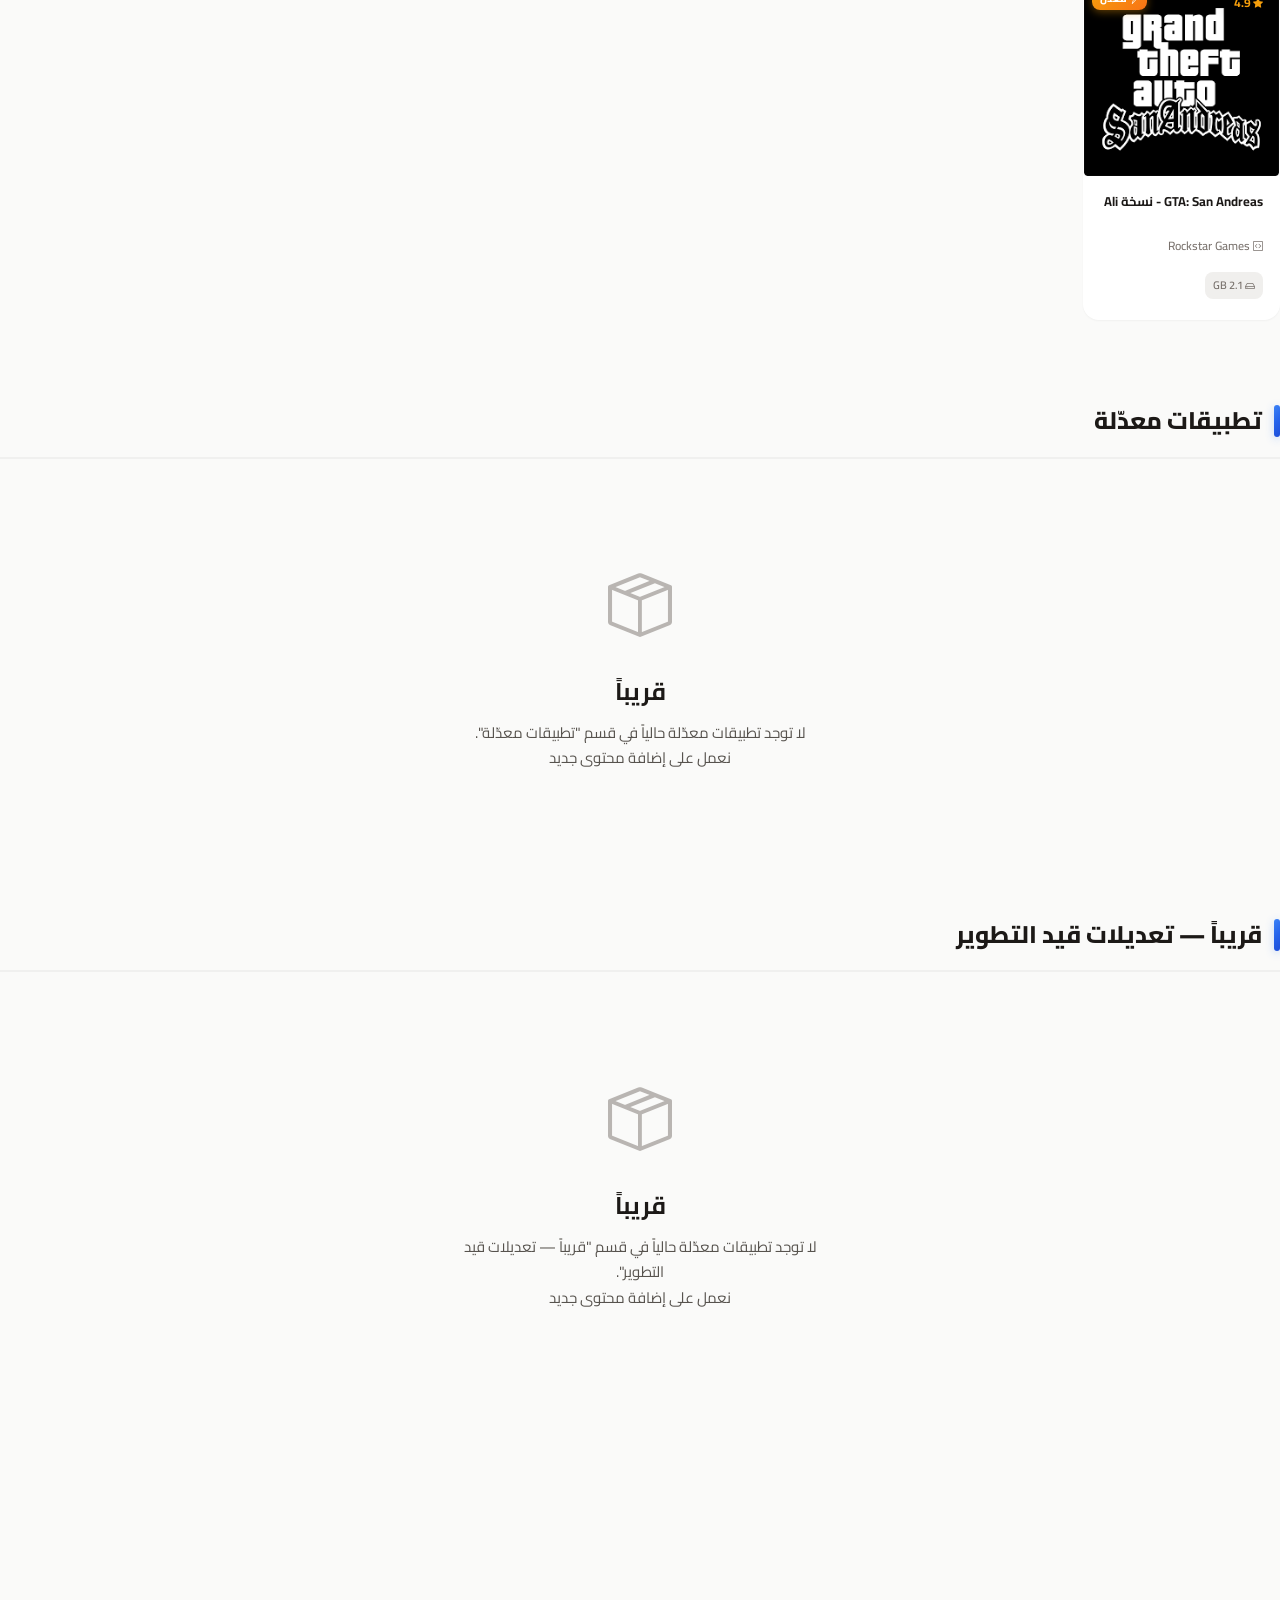
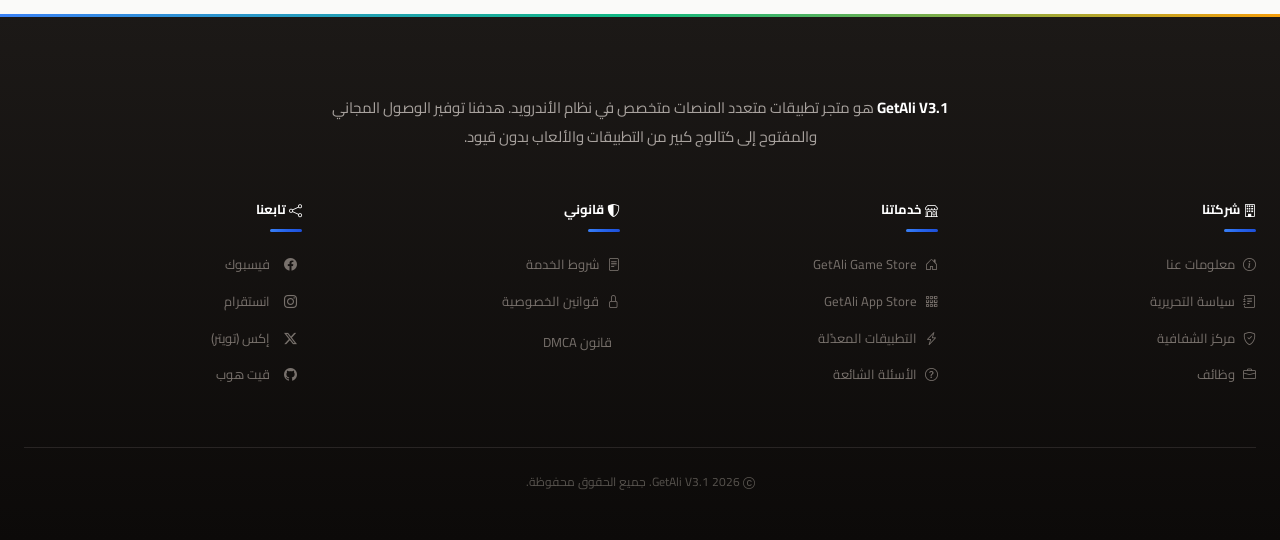
<file: mods.html>
<!DOCTYPE html>
<html lang="ar" dir="rtl">
<head>
  <meta charset="UTF-8">
  <meta name="viewport" content="width=device-width, initial-scale=1.0, maximum-scale=5.0">
  <meta name="description" content="التطبيقات والألعاب المعدّلة بشكل قانوني بواسطة Ali وفريق GetAli — تحسينات الأداء وترجمات عربية | GetAli V3.1">
  <meta name="theme-color" content="#f59e0b">
  <meta name="color-scheme" content="light dark">
  <title>التطبيقات المعدّلة | GetAli V3.1</title>

  <!-- Preconnect -->
  <link rel="preconnect" href="https://fonts.googleapis.com">
  <link rel="preconnect" href="https://fonts.gstatic.com" crossorigin>
  <link href="https://fonts.googleapis.com/css2?family=Cairo:wght@400;500;600;700;800&display=swap" rel="stylesheet">

  <!-- Bootstrap Icons CDN -->
  <link rel="stylesheet" href="https://cdn.jsdelivr.net/npm/bootstrap-icons@1.13.1/font/bootstrap-icons.min.css">

  <!-- Styles -->
  <link rel="stylesheet" href="css/style-pro.css">

  <!-- Favicon -->
  <link rel="icon" type="image/svg+xml" href="images/hero-games.png">
<base target="_blank">
</head>
<body>

  <!-- Toast Container -->
  <div class="toast-container" id="toastContainer" aria-live="polite" aria-atomic="true"></div>

  <!-- Download Panel -->
  <div class="download-panel" id="downloadPanel" aria-label="لوحة التنزيلات">
    <div class="download-header">
      <h3><i class="bi bi-download"></i> التنزيلات <span class="count" id="downloadCount" style="display:none">0</span></h3>
      <button class="download-close" id="downloadClose" aria-label="إغلاق اللوحة">
        <i class="bi bi-x-lg"></i>
      </button>
    </div>
    <div class="download-list" id="downloadList">
      <div class="download-empty">
        <i class="bi bi-cloud-download" style="font-size: 56px; opacity: 0.3; display: block; margin-bottom: 12px;"></i>
        <div>لا توجد تنزيلات حالية</div>
      </div>
    </div>
  </div>

  <!-- Header -->
  <header class="site-header">
    <div class="container">
      <nav class="navbar" role="navigation" aria-label="القائمة الرئيسية">
        <a href="index.html" class="brand" aria-label="GetAli الرئيسية">
          <span><i class="bi bi-box-seam"></i></span>Get
        </a>

        <div class="search-bar">
          <input type="search" id="searchInput" placeholder="البحث في التطبيقات المعدّلة..." aria-label="البحث في التطبيقات المعدّلة" autocomplete="off">
          <span class="search-icon"><i class="bi bi-search"></i></span>
        </div>

        <div class="nav-menu">
          <a href="games.html" class="nav-link" id="navGames"><i class="bi bi-controller"></i> الألعاب</a>
          <a href="apps.html" class="nav-link" id="navApps"><i class="bi bi-grid-3x3-gap"></i> التطبيقات</a>
          <a href="mods.html" class="nav-link active" id="navMods"><i class="bi bi-lightning-charge"></i> تعديلات Ali</a>

          <button class="btn-icon" id="downloadToggle" aria-label="التنزيلات">
            <i class="bi bi-download"></i>
            <span class="badge-count" id="downloadBadge" style="display:none">0</span>
          </button>
        </div>
      </nav>
    </div>
  </header>

  <!-- Hero Section -->
  <section class="hero hero-mods" aria-label="مقدمة">
    <div class="container">
      <div class="hero-content">
        <div class="hero-text">
          <span class="hero-tag">
            <i class="bi bi-shield-check"></i>
            تعديلات قانونية 100%
          </span>
          <h1 class="hero-title">تطبيقات وألعاب معدّلة بعناية</h1>
          <p class="hero-desc">
            اكتشف النسخ المعدّلة المخصصة من Ali وفريق GetAli.
            تحسينات الأداء، ترجمات عربية كاملة، وتعديلات قانونية تهدف لتحسين التجربة فقط — بدون تهكير أو غش.
          </p>
          <div class="hero-actions">
            <a href="#store" class="btn btn-primary btn-lg">
              <i class="bi bi-lightning-charge" style="font-size: 1.2em;"></i>
              تصفح التعديلات
            </a>
          </div>
        </div>
        <div class="hero-visual">
          <img src="images/hero-games.png" alt="تطبيقات معدّلة" class="hero-img"
               onerror="this.src='data:image/svg+xml,%3Csvg xmlns=%22http://www.w3.org/2000/svg%22 width=%22200%22 height=%22200%22%3E%3Crect fill=%22%23f59e0b%22 width=%22200%22 height=%22200%22 rx=%2220%22/%3E%3Ctext x=%2250%25%22 y=%2250%25%22 dominant-baseline=%22middle%22 text-anchor=%22middle%22 font-family=%22Arial%22 font-size=%2280%22 fill=%22white%22%3EA%3C/text%3E%3C/svg%3E'">
        </div>
      </div>
    </div>
  </section>

  <!-- Mod Info Banner -->
  <div class="mod-info-banner container">
    <div class="mod-info-content">
      <div class="mod-info-icon">
        <i class="bi bi-shield-check"></i>
      </div>
      <div class="mod-info-text">
        <strong>ملاحظة مهمة:</strong> جميع التعديلات هنا قانونية 100% وتهدف فقط لتحسين الأداء والترجمة.
        نحن <strong>لا ندعم التهكير</strong> بأي شكل. التعديلات بواسطة Ali وفريق GetAli.
      </div>
    </div>
  </div>

  <!-- Main Content -->
  <main class="main-content container" id="store" role="main">
    <div id="sectionsContainer">
      <!-- Loading skeletons -->
      <div style="display:grid;grid-template-columns:repeat(auto-fill,minmax(180px,1fr));gap:20px;margin-top:40px">
        <div class="skeleton" style="height:220px;border-radius:12px"></div>
        <div class="skeleton" style="height:220px;border-radius:12px"></div>
        <div class="skeleton" style="height:220px;border-radius:12px"></div>
        <div class="skeleton" style="height:220px;border-radius:12px"></div>
        <div class="skeleton" style="height:220px;border-radius:12px"></div>
        <div class="skeleton" style="height:220px;border-radius:12px"></div>
        <div class="skeleton" style="height:220px;border-radius:12px"></div>
        <div class="skeleton" style="height:220px;border-radius:12px"></div>
      </div>
    </div>
  </main>

  <!-- Footer -->
  <footer class="site-footer" role="contentinfo">
    <div class="container">
      <div class="footer-top">
        <strong>GetAli V3.1</strong> هو متجر تطبيقات متعدد المنصات متخصص في نظام الأندرويد.
        هدفنا توفير الوصول المجاني والمفتوح إلى كتالوج كبير من التطبيقات والألعاب بدون قيود.
      </div>
      <div class="footer-grid">
        <div class="footer-col">
          <h4><i class="bi bi-building"></i> شركتنا</h4>
          <ul>
            <li><a href="#"><i class="bi bi-info-circle"></i> معلومات عنا</a></li>
            <li><a href="#"><i class="bi bi-journal-text"></i> سياسة التحريرية</a></li>
            <li><a href="#"><i class="bi bi-shield-check"></i> مركز الشفافية</a></li>
            <li><a href="#"><i class="bi bi-briefcase"></i> وظائف</a></li>
          </ul>
        </div>
        <div class="footer-col">
          <h4><i class="bi bi-shop"></i> خدماتنا</h4>
          <ul>
            <li><a href="index.html"><i class="bi bi-house-door"></i> GetAli Game Store</a></li>
            <li><a href="apps.html"><i class="bi bi-grid-3x3-gap"></i> GetAli App Store</a></li>
            <li><a href="mods.html"><i class="bi bi-lightning-charge"></i> التطبيقات المعدّلة</a></li>
            <li><a href="#"><i class="bi bi-question-circle"></i> الأسئلة الشائعة</a></li>
          </ul>
        </div>
        <div class="footer-col">
          <h4><i class="bi bi-shield-shaded"></i> قانوني</h4>
          <ul>
            <li><a href="#"><i class="bi bi-file-text"></i> شروط الخدمة</a></li>
            <li><a href="#"><i class="bi bi-lock"></i> قوانين الخصوصية</a></li>
            <li><a href="#"><i class="bi bi-copyright"></i> قانون DMCA</a></li>
          </ul>
        </div>
        <div class="footer-col">
          <h4><i class="bi bi-share"></i> تابعنا</h4>
          <ul class="social-links">
            <li><a href="https://www.facebook.com/share/1DoWRyb1Ch/"><i class="bi bi-facebook"></i> فيسبوك</a></li>
            <li><a href="https://www.instagram.com/alimol_hbh?igsh=djZjcTBuY3JoOGF0"><i class="bi bi-instagram"></i> انستقرام</a></li>
            <li><a href="https://x.com/Aliopiilz3131A"><i class="bi bi-twitter-x"></i> إكس (تويتر)</a></li>
            <li><a href="https://github.com/alimol31"><i class="bi bi-github"></i> قيت هوب</a></li>
          </ul>
        </div>
      </div>
      <div class="footer-bottom">
        <p><i class="bi bi-c-circle"></i> 2026 GetAli V3.1. جميع الحقوق محفوظة.</p>
      </div>
    </div>
  </footer>

  <!-- Scripts -->
  <script src="js/download-manager.js"></script>
  <script src="js/base-store.js"></script>
  <script src="js/mods.js"></script>
  <script src="js/detail.js"></script>
</body>
</html>
</file>
<file: css/style-pro.css>
/* ============================================
   GetAli V3.1 - 2026 Premium Design System
   Version: 3.1.0
   Theme: Liquid Glass + Vibrant Accents
   Icons: Bootstrap Icons + Custom SVG
   ============================================ */

/* ---- Design Tokens ---- */
:root {
  /* Primary - Electric Blue */
  --primary-50: #eff6ff;
  --primary-100: #dbeafe;
  --primary-200: #bfdbfe;
  --primary-300: #93c5fd;
  --primary-400: #60a5fa;
  --primary-500: #3b82f6;
  --primary-600: #2563eb;
  --primary-700: #1d4ed8;
  --primary-800: #1e40af;
  --primary-900: #1e3a8a;

  /* Accent - Neon Emerald */
  --accent-50: #ecfdf5;
  --accent-100: #d1fae5;
  --accent-200: #a7f3d0;
  --accent-300: #6ee7b7;
  --accent-400: #34d399;
  --accent-500: #10b981;
  --accent-600: #059669;
  --accent-700: #047857;

  /* Vibrant Coral */
  --coral-500: #f43f5e;
  --coral-600: #e11d48;
  --coral-400: #fb7185;

  /* Purple Accent */
  --purple-500: #8b5cf6;
  --purple-600: #7c3aed;

  /* Mod Orange */
  --mod-500: #f59e0b;
  --mod-600: #d97706;
  --mod-400: #fbbf24;

  /* Neutral - Warm Gray */
  --gray-0: #ffffff;
  --gray-50: #fafaf9;
  --gray-100: #f5f5f4;
  --gray-200: #e7e5e4;
  --gray-300: #d6d3d1;
  --gray-400: #a8a29e;
  --gray-500: #78716c;
  --gray-600: #57534e;
  --gray-700: #44403c;
  --gray-800: #292524;
  --gray-900: #1c1917;

  /* Semantic */
  --success: #10b981;
  --warning: #f59e0b;
  --error: #ef4444;
  --info: #3b82f6;

  /* Backgrounds */
  --bg: #fafaf9;
  --bg-elevated: #ffffff;
  --bg-sunken: #f0efed;
  --bg-glass: rgba(255, 255, 255, 0.65);
  --bg-glass-strong: rgba(255, 255, 255, 0.85);

  /* Text */
  --text: #1c1917;
  --text-secondary: #57534e;
  --text-tertiary: #78716c;
  --text-inverse: #fafaf9;
  --text-muted: #a8a29e;

  /* Borders */
  --border: rgba(0, 0, 0, 0.08);
  --border-light: rgba(0, 0, 0, 0.04);
  --border-strong: rgba(0, 0, 0, 0.12);

  /* Shadows - Layered depth */
  --shadow-xs: 0 1px 2px rgba(0, 0, 0, 0.04);
  --shadow-sm: 0 1px 3px rgba(0, 0, 0, 0.06), 0 1px 2px rgba(0, 0, 0, 0.04);
  --shadow: 0 4px 6px -1px rgba(0, 0, 0, 0.06), 0 2px 4px -2px rgba(0, 0, 0, 0.04);
  --shadow-md: 0 10px 15px -3px rgba(0, 0, 0, 0.08), 0 4px 6px -4px rgba(0, 0, 0, 0.04);
  --shadow-lg: 0 20px 25px -5px rgba(0, 0, 0, 0.08), 0 8px 10px -6px rgba(0, 0, 0, 0.04);
  --shadow-xl: 0 25px 50px -12px rgba(0, 0, 0, 0.18);
  --shadow-glow: 0 0 24px rgba(59, 130, 246, 0.15);
  --shadow-glow-accent: 0 0 24px rgba(16, 185, 129, 0.15);
  --shadow-glow-mod: 0 0 24px rgba(245, 158, 11, 0.15);

  /* Radii */
  --radius-xs: 8px;
  --radius-sm: 12px;
  --radius: 16px;
  --radius-md: 20px;
  --radius-lg: 24px;
  --radius-xl: 32px;
  --radius-full: 9999px;

  /* Typography */
  --font: 'Cairo', -apple-system, BlinkMacSystemFont, 'Segoe UI', system-ui, sans-serif;
  --font-mono: 'SF Mono', 'Fira Code', monospace;

  --text-xs: 0.75rem;
  --text-sm: 0.8125rem;
  --text-base: 0.9375rem;
  --text-lg: 1.0625rem;
  --text-xl: 1.25rem;
  --text-2xl: 1.5rem;
  --text-3xl: 2rem;
  --text-4xl: 2.75rem;
  --text-5xl: 3.75rem;

  /* Spacing */
  --space-1: 4px;
  --space-2: 8px;
  --space-3: 12px;
  --space-4: 16px;
  --space-5: 20px;
  --space-6: 24px;
  --space-8: 32px;
  --space-10: 40px;
  --space-12: 48px;
  --space-16: 64px;
  --space-20: 80px;
  --space-24: 96px;

  /* Transitions */
  --transition-fast: 150ms cubic-bezier(0.4, 0, 0.2, 1);
  --transition-base: 250ms cubic-bezier(0.4, 0, 0.2, 1);
  --transition-slow: 350ms cubic-bezier(0.4, 0, 0.2, 1);
  --transition-bounce: 500ms cubic-bezier(0.34, 1.56, 0.64, 1);
  --transition-smooth: 600ms cubic-bezier(0.16, 1, 0.3, 1);

  /* Layout */
  --header-height: 72px;
  --max-width: 1280px;
  --content-padding: 24px;

  /* Gradients - Vibrant 2026 */
  --gradient-primary: linear-gradient(135deg, #3b82f6 0%, #2563eb 50%, #1d4ed8 100%);
  --gradient-accent: linear-gradient(135deg, #10b981 0%, #059669 100%);
  --gradient-coral: linear-gradient(135deg, #f43f5e 0%, #e11d48 100%);
  --gradient-purple: linear-gradient(135deg, #8b5cf6 0%, #7c3aed 100%);
  --gradient-mod: linear-gradient(135deg, #f59e0b 0%, #f97316 50%, #ef4444 100%);
  --gradient-hero: linear-gradient(135deg, #667eea 0%, #764ba2 50%, #f093fb 100%);
  --gradient-hero-apps: linear-gradient(135deg, #4facfe 0%, #00f2fe 50%, #43e97b 100%);
  --gradient-hero-mods: linear-gradient(135deg, #f59e0b 0%, #f97316 50%, #ef4444 100%);
  --gradient-shine: linear-gradient(105deg, transparent 40%, rgba(255,255,255,0.12) 45%, rgba(255,255,255,0.22) 50%, rgba(255,255,255,0.12) 55%, transparent 60%);
  --gradient-mesh: 
    radial-gradient(at 40% 20%, hsla(220,100%,74%,0.08) 0px, transparent 50%),
    radial-gradient(at 80% 0%, hsla(189,100%,56%,0.06) 0px, transparent 50%),
    radial-gradient(at 0% 50%, hsla(340,100%,76%,0.06) 0px, transparent 50%);
}

/* Dark Mode - Automatic */
@media (prefers-color-scheme: dark) {
  :root {
    --bg: #0c0a09;
    --bg-elevated: #1c1917;
    --bg-sunken: #0f0e0d;
    --bg-glass: rgba(28, 25, 23, 0.7);
    --bg-glass-strong: rgba(28, 25, 23, 0.9);
    --text: #fafaf9;
    --text-secondary: #a8a29e;
    --text-tertiary: #78716c;
    --border: rgba(255, 255, 255, 0.08);
    --border-light: rgba(255, 255, 255, 0.04);
    --border-strong: rgba(255, 255, 255, 0.12);
    --shadow-xs: 0 1px 2px rgba(0,0,0,0.3);
    --shadow-sm: 0 1px 3px rgba(0,0,0,0.4);
    --shadow: 0 4px 6px rgba(0,0,0,0.4);
    --shadow-md: 0 10px 15px rgba(0,0,0,0.5);
    --shadow-lg: 0 20px 25px rgba(0,0,0,0.5);
    --shadow-xl: 0 25px 50px rgba(0,0,0,0.6);
    --shadow-glow: 0 0 24px rgba(59, 130, 246, 0.2);
    --shadow-glow-accent: 0 0 24px rgba(16, 185, 129, 0.2);
    --shadow-glow-mod: 0 0 24px rgba(245, 158, 11, 0.2);
  }
}

/* ---- Reset & Base ---- */
*, *::before, *::after { 
  margin: 0; 
  padding: 0; 
  box-sizing: border-box; 
}

html { 
  scroll-behavior: smooth; 
  -webkit-font-smoothing: antialiased;
  -moz-osx-font-smoothing: grayscale;
}

body {
  font-family: var(--font);
  background: var(--bg);
  color: var(--text);
  line-height: 1.65;
  direction: rtl;
  min-height: 100vh;
  font-size: var(--text-base);
  overflow-x: hidden;
  background-image: var(--gradient-mesh);
  background-attachment: fixed;
}

img { 
  max-width: 100%; 
  height: auto; 
  display: block; 
}

a { 
  text-decoration: none; 
  color: inherit; 
}

button { 
  font-family: inherit; 
  border: none; 
  background: none; 
  cursor: pointer; 
}

::selection {
  background: var(--primary-200);
  color: var(--primary-900);
}

@media (prefers-color-scheme: dark) {
  ::selection {
    background: rgba(59, 130, 246, 0.3);
    color: var(--text);
  }
}

/* ---- Utilities ---- */
.container { 
  max-width: var(--max-width); 
  margin: 0 auto; 
  padding: 0 var(--content-padding); 
}

.sr-only { 
  position: absolute; 
  width: 1px; 
  height: 1px; 
  padding: 0; 
  margin: -1px; 
  overflow: hidden; 
  clip: rect(0,0,0,0); 
  white-space: nowrap; 
  border-width: 0; 
}

/* Icon System - Bootstrap Icons Base */
.bi {
  display: inline-block;
  vertical-align: middle;
  font-size: 1em;
  line-height: 1;
}

/* Liquid Glass Effect */
.glass {
  background: var(--bg-glass);
  backdrop-filter: blur(20px) saturate(180%);
  -webkit-backdrop-filter: blur(20px) saturate(180%);
  border: 1px solid rgba(255, 255, 255, 0.15);
  box-shadow: 
    0 8px 32px rgba(0, 0, 0, 0.1),
    inset 0 1px 0 rgba(255, 255, 255, 0.2);
}

@media (prefers-color-scheme: dark) {
  .glass {
    background: var(--bg-glass);
    border: 1px solid rgba(255, 255, 255, 0.08);
    box-shadow: 
      0 8px 32px rgba(0, 0, 0, 0.3),
      inset 0 1px 0 rgba(255, 255, 255, 0.05);
  }
}

/* ---- Header ---- */
.site-header {
  position: fixed;
  top: 0;
  right: 0;
  left: 0;
  height: var(--header-height);
  background: var(--bg-glass-strong);
  backdrop-filter: blur(24px) saturate(180%);
  -webkit-backdrop-filter: blur(24px) saturate(180%);
  border-bottom: 1px solid var(--border-light);
  z-index: 1000;
  transition: var(--transition-base);
}

.site-header.scrolled { 
  box-shadow: var(--shadow-md); 
  background: var(--bg-glass-strong);
}

@media (prefers-color-scheme: dark) {
  .site-header {
    background: rgba(12, 10, 9, 0.85);
    border-bottom-color: var(--border);
  }
  .site-header.scrolled {
    background: rgba(12, 10, 9, 0.95);
  }
}

.navbar {
  display: flex;
  align-items: center;
  justify-content: space-between;
  height: var(--header-height);
  gap: var(--space-6);
}

.brand { 
  display: flex; 
  align-items: center; 
  gap: var(--space-2); 
  font-size: var(--text-2xl); 
  font-weight: 800; 
  color: var(--text); 
  letter-spacing: -0.03em; 
  flex-shrink: 0;
  position: relative;
  padding: var(--space-2) var(--space-3);
  border-radius: var(--radius-sm);
  transition: var(--transition-fast);
}

.brand:hover {
  background: var(--bg-sunken);
}

.brand span { 
  color: var(--primary-500);
  position: relative;
}

.brand span::before {
  content: '';
  position: absolute;
  inset: -4px -8px;
  background: var(--primary-50);
  border-radius: var(--radius-sm);
  z-index: -1;
  opacity: 0;
  transition: opacity var(--transition-fast);
}

.brand:hover span::before {
  opacity: 1;
}

@media (prefers-color-scheme: dark) {
  .brand span::before {
    background: rgba(59, 130, 246, 0.15);
  }
}

/* Search Bar */
.search-bar { 
  flex: 1; 
  max-width: 480px; 
  position: relative; 
}

.search-bar input {
  width: 100%;
  padding: var(--space-3) var(--space-5) var(--space-3) 48px;
  border: 2px solid var(--border);
  border-radius: var(--radius-full);
  background: var(--bg-elevated);
  font-family: inherit;
  font-size: var(--text-sm);
  transition: var(--transition-base);
  color: var(--text);
  font-weight: 500;
  box-shadow: var(--shadow-xs);
}

.search-bar input:hover {
  border-color: var(--border-strong);
  box-shadow: var(--shadow-sm);
}

.search-bar input:focus {
  outline: none;
  border-color: var(--primary-400);
  background: var(--bg-elevated);
  box-shadow: 0 0 0 4px rgba(59, 130, 246, 0.1), var(--shadow-sm);
}

.search-bar input::placeholder { 
  color: var(--text-tertiary); 
  font-weight: 400;
}

.search-icon { 
  position: absolute; 
  left: 18px; 
  top: 50%; 
  transform: translateY(-50%); 
  color: var(--text-tertiary); 
  pointer-events: none;
  transition: color var(--transition-fast);
  font-size: var(--text-lg);
}

.search-bar input:focus ~ .search-icon {
  color: var(--primary-500);
}

/* Nav Menu */
.nav-menu { 
  display: flex; 
  align-items: center; 
  gap: var(--space-2); 
}

.nav-link {
  padding: var(--space-2) var(--space-4);
  border-radius: var(--radius-full);
  font-weight: 600;
  font-size: var(--text-sm);
  color: var(--text-secondary);
  transition: var(--transition-base);
  white-space: nowrap;
  position: relative;
  overflow: hidden;
  display: inline-flex;
  align-items: center;
  gap: var(--space-2);
}

.nav-link::before {
  content: '';
  position: absolute;
  inset: 0;
  background: var(--primary-500);
  border-radius: inherit;
  opacity: 0;
  transform: scale(0.85);
  transition: all var(--transition-base);
  z-index: -1;
}

.nav-link:hover {
  color: var(--text);
  background: var(--bg-sunken);
}

.nav-link.active {
  color: #fff;
  background: var(--gradient-primary);
  font-weight: 700;
  box-shadow: 0 4px 14px rgba(59, 130, 246, 0.3);
}

.nav-link.active:hover {
  background: var(--primary-600);
}

.nav-link.active::before {
  opacity: 0;
  transform: scale(1);
}

/* ---- Buttons ---- */
.btn {
  display: inline-flex;
  align-items: center;
  justify-content: center;
  gap: var(--space-2);
  padding: var(--space-3) var(--space-6);
  border-radius: var(--radius-full);
  font-weight: 700;
  font-size: var(--text-sm);
  transition: var(--transition-base);
  cursor: pointer;
  border: none;
  position: relative;
  overflow: hidden;
  white-space: nowrap;
}

.btn::after {
  content: '';
  position: absolute;
  inset: 0;
  background: var(--gradient-shine);
  opacity: 0;
  transition: opacity var(--transition-fast);
}

.btn:hover::after {
  opacity: 1;
}

.btn-primary {
  background: var(--gradient-primary);
  color: #fff;
  box-shadow: 0 4px 16px rgba(59, 130, 246, 0.35);
}

.btn-primary:hover {
  transform: translateY(-2px);
  box-shadow: 0 8px 28px rgba(59, 130, 246, 0.45);
}

.btn-primary:active {
  transform: translateY(0);
  box-shadow: 0 2px 10px rgba(59, 130, 246, 0.3);
}

.btn-secondary {
  background: var(--bg-elevated);
  color: var(--text);
  border: 1.5px solid var(--border);
  box-shadow: var(--shadow-xs);
}

.btn-secondary:hover {
  background: var(--bg);
  border-color: var(--border-strong);
  transform: translateY(-1px);
  box-shadow: var(--shadow-sm);
}

.btn-ghost {
  background: transparent;
  color: var(--text-secondary);
}

.btn-ghost:hover {
  background: var(--bg-sunken);
  color: var(--text);
}

.btn-sm { 
  padding: var(--space-2) var(--space-4); 
  font-size: var(--text-xs); 
}

.btn-lg { 
  padding: var(--space-4) var(--space-8); 
  font-size: var(--text-base); 
}

.btn-icon {
  width: 44px;
  height: 44px;
  padding: 0;
  border-radius: var(--radius-full);
  background: var(--bg-elevated);
  color: var(--text-secondary);
  position: relative;
  transition: var(--transition-base);
  display: flex;
  align-items: center;
  justify-content: center;
  border: 1px solid var(--border-light);
  box-shadow: var(--shadow-xs);
  font-size: var(--text-lg);
}

.btn-icon:hover {
  background: var(--bg-sunken);
  color: var(--text);
  transform: translateY(-2px);
  box-shadow: var(--shadow-sm);
}

.btn-icon:active {
  transform: translateY(0);
}

.badge-count {
  position: absolute;
  top: -4px;
  right: -4px;
  background: var(--gradient-coral);
  color: #fff;
  font-size: 10px;
  font-weight: 800;
  min-width: 20px;
  height: 20px;
  border-radius: var(--radius-full);
  display: flex;
  align-items: center;
  justify-content: center;
  border: 2.5px solid var(--bg-elevated);
  box-shadow: 0 2px 6px rgba(0,0,0,0.15);
  animation: badge-pop 0.35s cubic-bezier(0.34, 1.56, 0.64, 1);
}

@keyframes badge-pop {
  0% { transform: scale(0); }
  60% { transform: scale(1.2); }
  100% { transform: scale(1); }
}

/* ---- Hero Section - 2026 Vibrant Style ---- */
.hero {
  margin-top: var(--header-height);
  background: var(--gradient-hero);
  padding: var(--space-20) 0;
  position: relative;
  overflow: hidden;
  isolation: isolate;
}

.hero-apps { 
  background: var(--gradient-hero-apps); 
}

.hero-home {
  background: linear-gradient(135deg, #1e3c72 0%, #2a5298 50%, #667eea 100%);
}

.hero-mods {
  background: var(--gradient-hero-mods);
}

.hero::before {
  content: '';
  position: absolute;
  inset: 0;
  background: 
    url("data:image/svg+xml,%3Csvg width='60' height='60' viewBox='0 0 60 60' xmlns='http://www.w3.org/2000/svg'%3E%3Cg fill='none' fill-rule='evenodd'%3E%3Cg fill='%23ffffff' fill-opacity='0.04'%3E%3Cpath d='M36 34v-4h-2v4h-4v2h4v4h2v-4h4v-2h-4zm0-30V0h-2v4h-4v2h4v4h2V6h4V4h-4zM6 34v-4H4v4H0v2h4v4h2v-4h4v-2H6zM6 4V0H4v4H0v2h4v4h2V6h4V4H6z'/%3E%3C/g%3E%3C/g%3E%3C/svg%3E");
  opacity: 0.5;
}

.hero::after {
  content: '';
  position: absolute;
  inset: 0;
  background: var(--gradient-mesh);
  opacity: 0.6;
}

.hero .container { 
  position: relative; 
  z-index: 1; 
}

.hero-content {
  display: flex;
  align-items: center;
  gap: var(--space-16);
}

.hero-text { 
  flex: 1; 
  color: #fff; 
}

.hero-tag {
  display: inline-flex;
  align-items: center;
  gap: var(--space-2);
  background: rgba(255,255,255,0.12);
  backdrop-filter: blur(12px);
  padding: var(--space-2) var(--space-4);
  border-radius: var(--radius-full);
  font-size: var(--text-sm);
  font-weight: 700;
  margin-bottom: var(--space-5);
  border: 1px solid rgba(255,255,255,0.15);
  box-shadow: 0 4px 12px rgba(0,0,0,0.1);
  animation: fade-in-up 0.6s ease-out 0.1s both;
}

.hero-title {
  font-size: var(--text-5xl);
  font-weight: 800;
  line-height: 1.1;
  margin-bottom: var(--space-4);
  text-shadow: 0 4px 16px rgba(0,0,0,0.2);
  animation: fade-in-up 0.6s ease-out 0.2s both;
  letter-spacing: -0.02em;
}

.hero-desc {
  font-size: var(--text-lg);
  opacity: 0.92;
  max-width: 520px;
  margin-bottom: var(--space-8);
  line-height: 1.8;
  animation: fade-in-up 0.6s ease-out 0.3s both;
}

.hero-actions {
  display: flex;
  gap: var(--space-3);
  animation: fade-in-up 0.6s ease-out 0.4s both;
}

.hero-actions .btn-secondary {
  background: rgba(255,255,255,0.15);
  color: #fff;
  border-color: rgba(255,255,255,0.2);
  backdrop-filter: blur(8px);
}

.hero-actions .btn-secondary:hover {
  background: rgba(255,255,255,0.25);
  border-color: rgba(255,255,255,0.3);
}

.hero-visual {
  flex: 0 0 360px;
  height: 360px;
  background: rgba(255,255,255,0.08);
  border-radius: var(--radius-xl);
  display: flex;
  align-items: center;
  justify-content: center;
  border: 1px solid rgba(255,255,255,0.12);
  backdrop-filter: blur(12px);
  position: relative;
  overflow: hidden;
  animation: fade-in-up 0.8s ease-out 0.3s both;
  box-shadow: 
    0 24px 64px rgba(0,0,0,0.3), 
    inset 0 1px 0 rgba(255,255,255,0.1);
}

.hero-visual::before {
  content: '';
  position: absolute;
  width: 150%;
  height: 150%;
  background: radial-gradient(circle, rgba(255,255,255,0.15) 0%, transparent 60%);
  animation: pulse-glow 6s ease-in-out infinite;
}

@keyframes pulse-glow {
  0%, 100% { transform: scale(1) rotate(0deg); opacity: 0.4; }
  50% { transform: scale(1.15) rotate(5deg); opacity: 0.7; }
}

.hero-img {
  width: 240px;
  height: 240px;
  object-fit: cover;
  border-radius: var(--radius-lg);
  box-shadow: 0 24px 64px rgba(0,0,0,0.3), 0 0 0 1px rgba(255,255,255,0.08);
  position: relative;
  z-index: 1;
  transition: transform 0.6s cubic-bezier(0.34, 1.56, 0.64, 1);
}

.hero-visual:hover .hero-img { 
  transform: scale(1.06) rotate(-2deg); 
}

@keyframes fade-in-up {
  from {
    opacity: 0;
    transform: translateY(30px);
  }
  to {
    opacity: 1;
    transform: translateY(0);
  }
}

/* ---- Main Content ---- */
.main-content { 
  padding: var(--space-16) 0; 
}

.section { 
  margin-bottom: var(--space-20); 
}

.section-header {
  display: flex;
  align-items: center;
  justify-content: space-between;
  margin-bottom: var(--space-6);
  padding-bottom: var(--space-4);
  border-bottom: 2px solid var(--border-light);
}

.section-title {
  display: flex;
  align-items: center;
  gap: var(--space-3);
  font-size: var(--text-2xl);
  font-weight: 800;
  color: var(--text);
  position: relative;
}

.section-title::before {
  content: '';
  width: 6px;
  height: 32px;
  background: var(--gradient-primary);
  border-radius: 3px;
  box-shadow: 0 2px 8px rgba(59,130,246,0.3);
}

.section-action {
  color: var(--primary-500);
  font-weight: 700;
  font-size: var(--text-sm);
  display: flex;
  align-items: center;
  gap: var(--space-1);
  transition: var(--transition-base);
  padding: var(--space-2) var(--space-3);
  border-radius: var(--radius-sm);
}

.section-action:hover {
  gap: var(--space-2);
  background: var(--primary-50);
}

@media (prefers-color-scheme: dark) {
  .section-action:hover {
    background: rgba(59, 130, 246, 0.12);
  }
}

/* ---- Featured Card ---- */
.featured-card {
  background: var(--bg-elevated);
  border-radius: var(--radius-lg);
  overflow: hidden;
  box-shadow: var(--shadow);
  display: flex;
  margin-bottom: var(--space-16);
  transition: var(--transition-base);
  border: 1px solid var(--border-light);
  cursor: pointer;
  position: relative;
}

.featured-card::before {
  content: '';
  position: absolute;
  inset: 0;
  border-radius: inherit;
  padding: 2px;
  background: linear-gradient(135deg, var(--primary-400), var(--accent-400));
  -webkit-mask: linear-gradient(#fff 0 0) content-box, linear-gradient(#fff 0 0);
  mask: linear-gradient(#fff 0 0) content-box, linear-gradient(#fff 0 0);
  -webkit-mask-composite: xor;
  mask-composite: exclude;
  opacity: 0;
  transition: opacity var(--transition-base);
}

.featured-card:hover::before {
  opacity: 1;
}

.featured-card:hover {
  box-shadow: var(--shadow-lg), var(--shadow-glow);
  transform: translateY(-4px);
}

.featured-media {
  flex: 0 0 55%;
  min-height: 340px;
  position: relative;
  overflow: hidden;
  background: linear-gradient(45deg, #1a1a2e, #16213e);
}

.featured-media img {
  width: 100%;
  height: 100%;
  object-fit: cover;
  transition: transform 0.8s cubic-bezier(0.4, 0, 0.2, 1);
}

.featured-card:hover .featured-media img { 
  transform: scale(1.08); 
}

.featured-overlay {
  position: absolute;
  inset: 0;
  background: linear-gradient(to top, rgba(0,0,0,0.8) 0%, transparent 60%);
  display: flex;
  align-items: flex-end;
  padding: var(--space-6);
}

.featured-badge {
  background: var(--gradient-primary);
  color: #fff;
  padding: var(--space-1) var(--space-3);
  border-radius: var(--radius-xs);
  font-size: var(--text-xs);
  font-weight: 700;
  box-shadow: 0 4px 12px rgba(59,130,246,0.3);
}

.featured-body {
  flex: 1;
  padding: var(--space-8);
  display: flex;
  flex-direction: column;
  justify-content: center;
}

.featured-title {
  font-size: var(--text-3xl);
  font-weight: 800;
  margin-bottom: var(--space-3);
  color: var(--text);
  line-height: 1.2;
}

.featured-meta {
  display: flex;
  align-items: center;
  gap: var(--space-3);
  margin-bottom: var(--space-4);
  color: var(--text-secondary);
  font-size: var(--text-sm);
  flex-wrap: wrap;
}

.featured-meta .rating {
  display: flex;
  align-items: center;
  gap: var(--space-1);
  color: var(--warning);
  font-weight: 700;
}

.featured-desc {
  color: var(--text-secondary);
  line-height: 1.8;
  margin-bottom: var(--space-6);
  font-size: var(--text-base);
  display: -webkit-box;
  -webkit-line-clamp: 3;
  -webkit-box-orient: vertical;
  overflow: hidden;
}

.featured-actions {
  display: flex;
  gap: var(--space-3);
  flex-wrap: wrap;
}

/* ---- Games Grid - 2026 Card Design ---- */
.items-grid {
  display: grid;
  grid-template-columns: repeat(auto-fill, minmax(180px, 1fr));
  gap: var(--space-5);
}

.game-card {
  background: var(--bg-elevated);
  border-radius: var(--radius);
  overflow: hidden;
  box-shadow: var(--shadow-xs);
  transition: var(--transition-base);
  cursor: pointer;
  position: relative;
  border: 1px solid transparent;
}

.game-card:hover {
  transform: translateY(-8px);
  box-shadow: var(--shadow-md);
  border-color: var(--border);
}

.game-card:active {
  transform: translateY(-2px);
}

.game-thumb {
  width: 100%;
  aspect-ratio: 1;
  position: relative;
  overflow: hidden;
  background: linear-gradient(135deg, #667eea 0%, #764ba2 100%);
}

.game-thumb img {
  width: 100%;
  height: 100%;
  object-fit: cover;
  transition: transform 0.5s cubic-bezier(0.4, 0, 0.2, 1);
}

.game-card:hover .game-thumb img { 
  transform: scale(1.12); 
}

.game-rating {
  position: absolute;
  top: var(--space-2);
  right: var(--space-2);
  background: rgba(0,0,0,0.7);
  backdrop-filter: blur(8px);
  color: var(--warning);
  padding: var(--space-1) var(--space-2);
  border-radius: var(--radius-xs);
  font-size: var(--text-xs);
  font-weight: 700;
  display: flex;
  align-items: center;
  gap: 2px;
  box-shadow: 0 2px 8px rgba(0,0,0,0.2);
}

.game-info { 
  padding: var(--space-4); 
}

.game-title {
  font-size: var(--text-sm);
  font-weight: 700;
  color: var(--text);
  line-height: 1.4;
  display: -webkit-box;
  -webkit-line-clamp: 2;
  -webkit-box-orient: vertical;
  overflow: hidden;
  min-height: 40px;
  margin-bottom: var(--space-1);
}

.game-dev {
  font-size: var(--text-xs);
  color: var(--text-tertiary);
  margin-bottom: var(--space-3);
  font-weight: 500;
}

.game-footer {
  display: flex;
  align-items: center;
  justify-content: space-between;
  margin-top: auto;
}

.game-size {
  font-size: 11px;
  color: var(--text-tertiary);
  background: var(--bg-sunken);
  padding: var(--space-1) var(--space-2);
  border-radius: var(--radius-xs);
  font-weight: 600;
}

/* Card Actions */
.app-card-actions {
  display: flex;
  align-items: center;
  gap: var(--space-1);
}

.details-link,
.download-btn {
  width: 36px;
  height: 36px;
  border-radius: var(--radius-full);
  display: flex;
  align-items: center;
  justify-content: center;
  opacity: 0;
  transform: translateY(8px);
  transition: all var(--transition-base);
  font-size: var(--text-base);
}

.details-link {
  background: var(--bg-sunken);
  color: var(--text-secondary);
}

.details-link:hover {
  background: var(--primary-500);
  color: #fff;
  transform: translateY(0) scale(1.1);
}

.download-btn {
  background: var(--gradient-primary);
  color: #fff;
  box-shadow: 0 4px 14px rgba(59,130,246,0.3);
}

.download-btn:hover {
  background: var(--primary-600);
  transform: translateY(0) scale(1.1);
  box-shadow: 0 6px 20px rgba(59,130,246,0.4);
}

.game-card:hover .details-link,
.game-card:hover .download-btn {
  opacity: 1;
  transform: translateY(0);
}

/* Staggered animation for cards */
.game-card:nth-child(1) { animation: card-enter 0.5s ease-out 0.05s both; }
.game-card:nth-child(2) { animation: card-enter 0.5s ease-out 0.1s both; }
.game-card:nth-child(3) { animation: card-enter 0.5s ease-out 0.15s both; }
.game-card:nth-child(4) { animation: card-enter 0.5s ease-out 0.2s both; }
.game-card:nth-child(5) { animation: card-enter 0.5s ease-out 0.25s both; }
.game-card:nth-child(6) { animation: card-enter 0.5s ease-out 0.3s both; }

@keyframes card-enter {
  from {
    opacity: 0;
    transform: translateY(24px) scale(0.96);
  }
  to {
    opacity: 1;
    transform: translateY(0) scale(1);
  }
}

/* ---- Download Panel - Liquid Glass ---- */
.download-panel {
  position: fixed;
  bottom: var(--space-6);
  left: var(--space-6);
  width: 420px;
  max-width: calc(100vw - var(--space-12));
  background: var(--bg-glass-strong);
  border-radius: var(--radius-lg);
  box-shadow: var(--shadow-xl);
  border: 1px solid rgba(255, 255, 255, 0.2);
  z-index: 999;
  transform: translateY(calc(100% + 80px));
  transition: transform 0.5s cubic-bezier(0.16, 1, 0.3, 1);
  overflow: hidden;
  backdrop-filter: blur(20px) saturate(180%);
}

.download-panel.open { 
  transform: translateY(0); 
}

.download-header {
  display: flex;
  align-items: center;
  justify-content: space-between;
  padding: var(--space-4) var(--space-5);
  border-bottom: 1px solid var(--border-light);
  background: linear-gradient(to left, var(--primary-50), transparent);
}

@media (prefers-color-scheme: dark) {
  .download-header {
    background: linear-gradient(to left, rgba(59,130,246,0.08), transparent);
  }
}

.download-header h3 {
  font-size: var(--text-sm);
  font-weight: 700;
  display: flex;
  align-items: center;
  gap: var(--space-2);
}

.download-header h3 .count {
  background: var(--gradient-primary);
  color: #fff;
  font-size: 11px;
  padding: var(--space-1) var(--space-2);
  border-radius: var(--radius-full);
  font-weight: 800;
}

.download-close {
  width: 32px;
  height: 32px;
  border-radius: var(--radius-full);
  display: flex;
  align-items: center;
  justify-content: center;
  color: var(--text-tertiary);
  transition: var(--transition-fast);
  font-size: var(--text-lg);
}

.download-close:hover {
  background: var(--bg-sunken);
  color: var(--text);
}

.download-list {
  max-height: 380px;
  overflow-y: auto;
  padding: var(--space-2);
}

.download-item {
  display: flex;
  align-items: center;
  gap: var(--space-3);
  padding: var(--space-3);
  border-radius: var(--radius-sm);
  transition: var(--transition-fast);
  margin-bottom: var(--space-1);
}

.download-item:hover { 
  background: var(--bg-sunken); 
}

.download-item:last-child { 
  margin-bottom: 0; 
}

.download-item-thumb {
  width: 48px;
  height: 48px;
  border-radius: var(--radius-xs);
  object-fit: cover;
  flex-shrink: 0;
  background: var(--border-light);
}

.download-item-info { 
  flex: 1; 
  min-width: 0; 
}

.download-item-name {
  font-size: var(--text-sm);
  font-weight: 700;
  color: var(--text);
  white-space: nowrap;
  overflow: hidden;
  text-overflow: ellipsis;
  margin-bottom: 2px;
}

.download-item-meta {
  font-size: 11px;
  color: var(--text-tertiary);
  display: flex;
  align-items: center;
  gap: var(--space-2);
}

.download-progress-bar {
  width: 100%;
  height: 4px;
  background: var(--border-light);
  border-radius: 2px;
  margin-top: var(--space-2);
  overflow: hidden;
}

.download-progress-fill {
  height: 100%;
  background: linear-gradient(90deg, var(--primary-500), var(--accent-500));
  border-radius: 2px;
  transition: width 0.4s cubic-bezier(0.4, 0, 0.2, 1);
  width: 0%;
  position: relative;
  overflow: hidden;
}

.download-progress-fill::after {
  content: '';
  position: absolute;
  inset: 0;
  background: linear-gradient(90deg, transparent, rgba(255,255,255,0.3), transparent);
  animation: shimmer 1.5s infinite;
}

@keyframes shimmer {
  0% { transform: translateX(-100%); }
  100% { transform: translateX(100%); }
}

.download-item-actions {
  display: flex;
  gap: var(--space-1);
}

.download-item-actions button {
  width: 32px;
  height: 32px;
  border-radius: var(--radius-full);
  display: flex;
  align-items: center;
  justify-content: center;
  color: var(--text-tertiary);
  transition: var(--transition-fast);
  font-size: var(--text-base);
}

.download-item-actions button:hover {
  background: var(--bg-sunken);
  color: var(--text);
}

.download-item-actions .cancel-btn:hover {
  background: rgba(239, 68, 68, 0.1);
  color: var(--error);
}

.download-item.completed .download-progress-fill {
  background: var(--accent-500);
}

.download-empty {
  text-align: center;
  padding: var(--space-12) var(--space-6);
  color: var(--text-tertiary);
  font-size: var(--text-sm);
}

.download-empty svg {
  width: 56px;
  height: 56px;
  margin-bottom: var(--space-3);
  opacity: 0.3;
}

/* ---- Toast Notifications - 2026 Style ---- */
.toast-container {
  position: fixed;
  top: calc(var(--header-height) + var(--space-4));
  left: var(--space-6);
  z-index: 1001;
  display: flex;
  flex-direction: column;
  gap: var(--space-3);
  pointer-events: none;
}

.toast {
  background: var(--bg-glass-strong);
  border-radius: var(--radius);
  padding: var(--space-4) var(--space-5);
  box-shadow: var(--shadow-xl);
  border-right: 4px solid var(--primary-500);
  display: flex;
  align-items: center;
  gap: var(--space-3);
  min-width: 320px;
  max-width: 420px;
  transform: translateX(calc(100% + 60px));
  opacity: 0;
  transition: all 0.5s cubic-bezier(0.16, 1, 0.3, 1);
  pointer-events: auto;
  position: relative;
  overflow: hidden;
  backdrop-filter: blur(16px);
  border: 1px solid rgba(255, 255, 255, 0.15);
}

.toast::before {
  content: '';
  position: absolute;
  bottom: 0;
  right: 0;
  height: 3px;
  background: var(--primary-500);
  animation: toast-progress 4s linear forwards;
}

@keyframes toast-progress {
  from { width: 100%; }
  to { width: 0%; }
}

.toast.show {
  transform: translateX(0);
  opacity: 1;
}

.toast.success { 
  border-right-color: var(--accent-500); 
}
.toast.success::before { 
  background: var(--accent-500); 
}

.toast.error { 
  border-right-color: var(--error); 
}
.toast.error::before { 
  background: var(--error); 
}

.toast.warning { 
  border-right-color: var(--warning); 
}
.toast.warning::before { 
  background: var(--warning); 
}

.toast-icon {
  width: 40px;
  height: 40px;
  border-radius: var(--radius-full);
  display: flex;
  align-items: center;
  justify-content: center;
  flex-shrink: 0;
  font-size: var(--text-xl);
}

.toast.success .toast-icon { 
  background: var(--accent-50); 
  color: var(--accent-600); 
}

.toast.error .toast-icon { 
  background: rgba(239, 68, 68, 0.1); 
  color: var(--error); 
}

.toast.warning .toast-icon { 
  background: rgba(245, 158, 11, 0.1); 
  color: #d97706; 
}

.toast-content { 
  flex: 1; 
}

.toast-title {
  font-weight: 700;
  font-size: var(--text-sm);
  margin-bottom: 2px;
}

.toast-msg {
  font-size: var(--text-xs);
  color: var(--text-secondary);
}

/* ============================================
   DETAIL PAGE STYLES - 2026
   ============================================ */

.detail-page { 
  padding-top: var(--space-8); 
}

/* Back Link */
.detail-back {
  display: flex;
  align-items: center;
  justify-content: space-between;
  margin-bottom: var(--space-6);
}

.back-link {
  display: inline-flex;
  align-items: center;
  gap: var(--space-2);
  color: var(--text-secondary);
  font-weight: 600;
  font-size: var(--text-sm);
  transition: var(--transition-base);
  padding: var(--space-2) var(--space-3);
  border-radius: var(--radius-sm);
}

.back-link:hover {
  color: var(--primary-500);
  background: var(--primary-50);
}

.back-link i { 
  transition: transform 0.2s; 
  font-size: var(--text-base);
}

.back-link:hover i { 
  transform: translateX(4px); 
}

.detail-category {
  font-size: var(--text-xs);
  color: var(--primary-600);
  background: var(--primary-50);
  padding: var(--space-1) var(--space-3);
  border-radius: var(--radius-full);
  font-weight: 700;
}

@media (prefers-color-scheme: dark) {
  .detail-category {
    background: rgba(59, 130, 246, 0.15);
    color: var(--primary-300);
  }
}

/* Hero */
.detail-hero {
  position: relative;
  border-radius: var(--radius-lg);
  overflow: hidden;
  margin-bottom: var(--space-6);
  min-height: 300px;
  box-shadow: var(--shadow-lg);
}

.detail-hero-bg {
  position: absolute;
  inset: 0;
  background-size: cover;
  background-position: center;
  filter: blur(40px) brightness(0.35);
  transform: scale(1.2);
}

.detail-hero-overlay {
  position: absolute;
  inset: 0;
  background: linear-gradient(to top, rgba(0,0,0,0.9) 0%, rgba(0,0,0,0.5) 50%, rgba(0,0,0,0.3) 100%);
}

.detail-hero-content {
  position: relative;
  z-index: 1;
  display: flex;
  align-items: flex-end;
  gap: var(--space-6);
  padding: var(--space-8);
}

.detail-icon {
  flex-shrink: 0;
  width: 140px;
  height: 140px;
  border-radius: var(--radius-lg);
  overflow: hidden;
  box-shadow: 0 16px 48px rgba(0,0,0,0.4), 0 0 0 1px rgba(255,255,255,0.08);
  border: 3px solid rgba(255,255,255,0.1);
  transition: transform var(--transition-base);
}

.detail-icon:hover {
  transform: scale(1.05) rotate(-2deg);
}

.detail-icon img {
  width: 100%;
  height: 100%;
  object-fit: cover;
}

.detail-hero-info { 
  flex: 1; 
  color: #fff; 
}

.detail-title {
  font-size: var(--text-4xl);
  font-weight: 800;
  margin-bottom: var(--space-3);
  text-shadow: 0 4px 16px rgba(0,0,0,0.3);
  line-height: 1.2;
  letter-spacing: -0.02em;
}

.detail-meta {
  display: flex;
  align-items: center;
  gap: var(--space-4);
  margin-bottom: var(--space-3);
  flex-wrap: wrap;
}

.detail-meta span {
  display: inline-flex;
  align-items: center;
  gap: var(--space-1);
  font-size: var(--text-sm);
  opacity: 0.9;
}

.detail-meta i {
  font-size: var(--text-xs);
}

/* Rating Bar */
.detail-rating-bar {
  display: flex;
  align-items: center;
  gap: var(--space-5);
  flex-wrap: wrap;
  margin-top: var(--space-2);
}

.detail-stars {
  display: flex;
  align-items: center;
  gap: 2px;
}

.detail-stars .star { 
  font-size: var(--text-xl); 
}

.detail-stars .star.filled { 
  color: var(--warning); 
}

.detail-stars .star.half { 
  color: var(--warning); 
  opacity: 0.7; 
}

.detail-stars .star.empty { 
  color: rgba(255,255,255,0.25); 
}

.rating-number {
  margin-right: var(--space-1);
  font-size: var(--text-xl);
  font-weight: 800;
}

.detail-downloads, .detail-size {
  font-size: var(--text-sm);
  opacity: 0.9;
}

/* Download CTA - Sticky Liquid Glass */
.detail-download-cta {
  background: var(--bg-glass-strong);
  border-radius: var(--radius);
  padding: var(--space-6);
  margin-bottom: var(--space-8);
  display: flex;
  align-items: center;
  justify-content: space-between;
  flex-wrap: wrap;
  gap: var(--space-4);
  box-shadow: var(--shadow);
  border: 1px solid rgba(255, 255, 255, 0.15);
  position: sticky;
  top: calc(var(--header-height) + var(--space-4));
  z-index: 100;
  backdrop-filter: blur(20px) saturate(180%);
}

.detail-download-info {
  display: flex;
  align-items: center;
  gap: var(--space-3);
  color: var(--text-secondary);
  font-size: var(--text-xs);
  font-weight: 500;
}

.detail-download-info .sep { 
  color: var(--border-strong); 
}

/* Sections */
.detail-section {
  background: var(--bg-elevated);
  border-radius: var(--radius);
  padding: var(--space-8);
  margin-bottom: var(--space-6);
  box-shadow: var(--shadow-sm);
  border: 1px solid var(--border-light);
  transition: var(--transition-base);
}

.detail-section:hover {
  box-shadow: var(--shadow);
  border-color: var(--border);
}

.detail-section-title {
  font-size: var(--text-xl);
  font-weight: 800;
  color: var(--text);
  margin-bottom: var(--space-5);
  display: flex;
  align-items: center;
  gap: var(--space-2);
}

.detail-section-title i {
  color: var(--primary-500);
  font-size: var(--text-base);
}

/* Description */
.detail-description {
  color: var(--text-secondary);
  line-height: 1.9;
  font-size: var(--text-base);
}

/* Features List */
.detail-features-list {
  list-style: none;
  display: grid;
  grid-template-columns: repeat(auto-fill, minmax(280px, 1fr));
  gap: var(--space-3);
}

.detail-features-list li {
  display: flex;
  align-items: center;
  gap: var(--space-2);
  color: var(--text);
  font-size: var(--text-sm);
  padding: var(--space-3) var(--space-4);
  background: var(--bg-sunken);
  border-radius: var(--radius-sm);
  transition: var(--transition-fast);
  border: 1px solid transparent;
}

.detail-features-list li:hover {
  background: var(--primary-50);
  border-color: var(--primary-200);
  transform: translateX(-4px);
}

@media (prefers-color-scheme: dark) {
  .detail-features-list li:hover {
    background: rgba(59, 130, 246, 0.1);
    border-color: rgba(59, 130, 246, 0.2);
  }
}

.detail-features-list li i {
  color: var(--accent-500);
  flex-shrink: 0;
  font-size: var(--text-base);
}

/* Requirements List */
.detail-requirements-list {
  list-style: none;
  display: flex;
  flex-direction: column;
  gap: var(--space-3);
}

.detail-requirements-list li {
  display: flex;
  align-items: center;
  gap: var(--space-2);
  color: var(--text-secondary);
  font-size: var(--text-sm);
  padding: var(--space-2) 0;
}

.detail-requirements-list li i {
  color: var(--primary-500);
  flex-shrink: 0;
  font-size: var(--text-base);
}

/* Changelog */
.detail-changelog-list {
  list-style: none;
  display: flex;
  flex-direction: column;
  gap: var(--space-3);
}

.detail-changelog-list li {
  display: flex;
  align-items: center;
  gap: var(--space-3);
  color: var(--text-secondary);
  font-size: var(--text-sm);
  padding: var(--space-3) var(--space-4);
  background: var(--bg-sunken);
  border-radius: var(--radius-sm);
  transition: var(--transition-fast);
}

.detail-changelog-list li:hover {
  background: var(--bg);
}

.changelog-dot {
  width: 10px;
  height: 10px;
  border-radius: 50%;
  background: var(--primary-500);
  flex-shrink: 0;
  box-shadow: 0 0 0 4px var(--primary-100);
}

@media (prefers-color-scheme: dark) {
  .changelog-dot {
    box-shadow: 0 0 0 4px rgba(59, 130, 246, 0.2);
  }
}

/* Info Grid */
.detail-info-grid {
  display: grid;
  grid-template-columns: repeat(auto-fill, minmax(160px, 1fr));
  gap: var(--space-4);
}

.info-card {
  background: var(--bg-sunken);
  padding: var(--space-5);
  border-radius: var(--radius-sm);
  text-align: center;
  transition: var(--transition-base);
  border: 1px solid transparent;
}

.info-card:hover {
  transform: translateY(-3px);
  border-color: var(--border);
  box-shadow: var(--shadow-sm);
}

.info-label {
  font-size: var(--text-xs);
  color: var(--text-tertiary);
  margin-bottom: var(--space-2);
  font-weight: 600;
  text-transform: uppercase;
  letter-spacing: 0.05em;
}

.info-value {
  font-size: var(--text-lg);
  font-weight: 800;
  color: var(--text);
}

.star-small { 
  color: var(--warning); 
}

/* Screenshots */
.screenshots-grid {
  display: flex;
  gap: var(--space-3);
  overflow-x: auto;
  padding-bottom: var(--space-3);
  scroll-snap-type: x mandatory;
  scrollbar-width: thin;
  scrollbar-color: var(--border) transparent;
}

.screenshots-grid::-webkit-scrollbar { 
  height: 6px; 
}

.screenshots-grid::-webkit-scrollbar-thumb {
  background: var(--border-strong);
  border-radius: 3px;
}

.screenshot-item {
  flex: 0 0 300px;
  border-radius: var(--radius-sm);
  overflow: hidden;
  scroll-snap-align: start;
  cursor: pointer;
  transition: var(--transition-base);
  border: 2px solid transparent;
}

.screenshot-item:hover {
  transform: translateY(-4px);
  border-color: var(--primary-300);
  box-shadow: var(--shadow-md);
}

.screenshot-item img {
  width: 100%;
  height: 170px;
  object-fit: cover;
  transition: transform 0.5s ease;
}

.screenshot-item:hover img {
  transform: scale(1.05);
}

/* Lightbox */
.lightbox {
  position: fixed;
  inset: 0;
  background: rgba(0,0,0,0.95);
  z-index: 2000;
  display: flex;
  align-items: center;
  justify-content: center;
  opacity: 0;
  visibility: hidden;
  transition: all 0.3s ease;
  cursor: zoom-out;
  backdrop-filter: blur(10px);
}

.lightbox.active {
  opacity: 1;
  visibility: visible;
}

.lightbox img {
  max-width: 92%;
  max-height: 92%;
  border-radius: var(--radius);
  box-shadow: 0 24px 80px rgba(0,0,0,0.6);
  transform: scale(0.9);
  transition: transform 0.3s ease;
}

.lightbox.active img {
  transform: scale(1);
}

.lightbox-close {
  position: absolute;
  top: var(--space-6);
  left: var(--space-6);
  width: 48px;
  height: 48px;
  border-radius: var(--radius-full);
  background: rgba(255,255,255,0.1);
  color: #fff;
  font-size: var(--text-2xl);
  display: flex;
  align-items: center;
  justify-content: center;
  cursor: pointer;
  transition: var(--transition-base);
  border: 1px solid rgba(255,255,255,0.15);
  backdrop-filter: blur(8px);
}

.lightbox-close:hover {
  background: rgba(255,255,255,0.25);
  transform: rotate(90deg);
}

/* Loading / Error States */
.detail-loading { 
  margin-top: var(--space-6); 
}

.detail-error {
  text-align: center;
  padding: var(--space-20) var(--space-6);
  color: var(--text-secondary);
}

.detail-error h2 { 
  color: var(--text); 
  margin-bottom: var(--space-2); 
}

/* ============================================
   FOOTER - 2026 Dark Premium
   ============================================ */
.site-footer {
  background: linear-gradient(180deg, #1c1917 0%, #0c0a09 100%);
  color: var(--gray-500);
  padding: var(--space-20) 0 var(--space-12);
  margin-top: var(--space-24);
  position: relative;
  overflow: hidden;
}

.site-footer::before {
  content: '';
  position: absolute;
  top: 0;
  left: 0;
  right: 0;
  height: 3px;
  background: linear-gradient(90deg, var(--primary-500), var(--accent-500), var(--warning));
}

.footer-top {
  text-align: center;
  max-width: 640px;
  margin: 0 auto var(--space-12);
  font-size: var(--text-base);
  line-height: 1.9;
  color: var(--gray-400);
}

.footer-top strong {
  color: #fff;
  font-weight: 700;
}

.footer-grid {
  display: grid;
  grid-template-columns: repeat(auto-fit, minmax(220px, 1fr));
  gap: var(--space-10);
  margin-bottom: var(--space-12);
}

.footer-col h4 {
  color: #fff;
  font-size: var(--text-sm);
  margin-bottom: var(--space-5);
  font-weight: 700;
  position: relative;
  padding-bottom: var(--space-3);
}

.footer-col h4::after {
  content: '';
  position: absolute;
  bottom: 0;
  right: 0;
  width: 32px;
  height: 3px;
  background: var(--gradient-primary);
  border-radius: 2px;
}

.footer-col ul { 
  list-style: none; 
}

.footer-col ul li { 
  margin-bottom: var(--space-3); 
}

.footer-col ul li a {
  color: var(--gray-500);
  font-size: var(--text-sm);
  transition: var(--transition-base);
  display: inline-flex;
  align-items: center;
  gap: var(--space-2);
}

.footer-col ul li a:hover {
  color: var(--primary-400);
  transform: translateX(-4px);
}

.footer-bottom {
  border-top: 1px solid #292524;
  padding-top: var(--space-6);
  text-align: center;
  font-size: var(--text-xs);
  color: var(--gray-600);
}

/* Social Links */
.social-links { 
  list-style: none; 
  padding: 0; 
}

.social-links li { 
  margin-bottom: var(--space-3); 
}

.social-links a {
  text-decoration: none;
  color: var(--gray-500);
  transition: var(--transition-base);
  display: flex;
  align-items: center;
  gap: var(--space-3);
  font-size: var(--text-sm);
}

.social-links a:hover {
  color: #fff;
  transform: translateX(-4px);
}

.social-links a i {
  width: 24px;
  text-align: center;
  transition: transform var(--transition-fast);
}

.social-links a:hover i {
  transform: scale(1.2);
}

/* ============================================
   LOADING SKELETON - Shimmer Effect
   ============================================ */
.skeleton {
  background: linear-gradient(90deg, var(--bg) 25%, var(--border-light) 50%, var(--bg) 75%);
  background-size: 200% 100%;
  animation: skeleton-loading 1.5s infinite;
  border-radius: var(--radius);
}

@keyframes skeleton-loading {
  0% { background-position: 200% 0; }
  100% { background-position: -200% 0; }
}

/* ============================================
   SCROLLBAR - Custom 2026
   ============================================ */
::-webkit-scrollbar { 
  width: 8px; 
  height: 8px;
}

::-webkit-scrollbar-track { 
  background: transparent; 
}

::-webkit-scrollbar-thumb {
  background: var(--gray-400);
  border-radius: 4px;
  border: 2px solid transparent;
  background-clip: padding-box;
}

::-webkit-scrollbar-thumb:hover { 
  background: var(--gray-500); 
}

/* ============================================
   EMPTY STATE
   ============================================ */
.empty-state {
  padding: var(--space-16) var(--space-6);
  text-align: center;
  animation: fade-in-up 0.5s ease;
}

.empty-state-content {
  max-width: 360px;
  margin: 0 auto;
}

.empty-state-icon {
  color: var(--text-tertiary);
  opacity: 0.5;
  margin-bottom: var(--space-5);
  display: inline-block;
  font-size: 64px;
}

.empty-state-title {
  font-size: var(--text-2xl);
  font-weight: 700;
  color: var(--text);
  margin-bottom: var(--space-2);
}

.empty-state-desc {
  font-size: var(--text-base);
  color: var(--text-secondary);
  line-height: 1.7;
  margin: 0;
}

/* ============================================
   ANIMATIONS - 2026 Micro-interactions
   ============================================ */
@keyframes float {
  0%, 100% { transform: translateY(0); }
  50% { transform: translateY(-10px); }
}

@keyframes spin {
  to { transform: rotate(360deg); }
}

@keyframes pulse {
  0%, 100% { opacity: 1; }
  50% { opacity: 0.5; }
}

@keyframes slide-in-right {
  from { transform: translateX(100%); opacity: 0; }
  to { transform: translateX(0); opacity: 1; }
}

@keyframes scale-in {
  from { transform: scale(0.9); opacity: 0; }
  to { transform: scale(1); opacity: 1; }
}

/* ============================================
   RESPONSIVE - Mobile First 2026
   ============================================ */

/* Large screens (1440px+) */
@media (min-width: 1440px) {
  :root {
    --max-width: 1400px;
    --content-padding: 32px;
  }

  .items-grid {
    grid-template-columns: repeat(auto-fill, minmax(200px, 1fr));
  }

  .hero-title {
    font-size: 4.5rem;
  }

  .hero-visual {
    flex: 0 0 420px;
    height: 420px;
  }

  .hero-img {
    width: 280px;
    height: 280px;
  }
}

/* Extra large screens (1920px+) */
@media (min-width: 1920px) {
  :root {
    --max-width: 1600px;
    --content-padding: 40px;
  }

  .items-grid {
    grid-template-columns: repeat(auto-fill, minmax(220px, 1fr));
    gap: var(--space-6);
  }

  .hero-title {
    font-size: 5rem;
  }
}

/* Tablet (769px - 1024px) */
@media (max-width: 1024px) {
  .hero-content {
    gap: var(--space-10);
  }

  .hero-visual {
    flex: 0 0 300px;
    height: 300px;
  }

  .featured-card {
    flex-direction: column;
  }

  .featured-media {
    flex: none;
    min-height: 280px;
  }

  .detail-hero-content {
    padding: var(--space-6);
  }

  .detail-icon {
    width: 120px;
    height: 120px;
  }
}

/* Mobile (<=768px) */
@media (max-width: 768px) {
  :root {
    --header-height: 60px;
    --content-padding: 16px;
  }

  .container { 
    padding: 0 var(--content-padding); 
  }

  .search-bar { 
    display: none; 
  }

  .nav-menu .nav-link:not(.active) { 
    display: none; 
  }

  .hero { 
    padding: var(--space-10) 0; 
  }

  .hero-content {
    flex-direction: column;
    text-align: center;
    gap: var(--space-8);
  }

  .hero-title { 
    font-size: var(--text-3xl); 
  }

  .hero-visual {
    flex: none;
    width: 240px;
    height: 240px;
  }

  .hero-img { 
    width: 160px; 
    height: 160px; 
  }

  .featured-card { 
    flex-direction: column; 
  }

  .featured-media { 
    flex: none; 
    min-height: 220px; 
  }

  .featured-body { 
    padding: var(--space-6); 
  }

  .featured-title { 
    font-size: var(--text-2xl); 
  }

  .items-grid {
    grid-template-columns: repeat(auto-fill, minmax(150px, 1fr));
    gap: var(--space-3);
  }

  .download-btn, .details-link {
    opacity: 1;
    transform: translateY(0);
  }

  .download-panel {
    left: var(--space-3);
    right: var(--space-3);
    width: auto;
    bottom: var(--space-3);
  }

  .toast-container {
    left: var(--space-4);
    right: var(--space-4);
    align-items: stretch;
  }

  .toast {
    max-width: none;
    min-width: auto;
  }

  /* Detail page mobile */
  .detail-hero-content {
    flex-direction: column;
    align-items: center;
    text-align: center;
    padding: var(--space-6);
  }

  .detail-icon { 
    width: 100px; 
    height: 100px; 
  }

  .detail-title { 
    font-size: var(--text-2xl); 
  }

  .detail-meta { 
    justify-content: center; 
  }

  .detail-rating-bar { 
    justify-content: center; 
  }

  .detail-download-cta {
    flex-direction: column;
    text-align: center;
    position: relative;
    top: 0;
  }

  .detail-features-list { 
    grid-template-columns: 1fr; 
  }

  .detail-info-grid { 
    grid-template-columns: repeat(2, 1fr); 
  }

  .screenshot-item { 
    flex: 0 0 260px; 
  }

  .section-header {
    flex-direction: column;
    align-items: flex-start;
    gap: var(--space-3);
  }

  .download-buttons-row {
    flex-direction: column;
    width: 100%;
  }

  .download-buttons-row .btn {
    width: 100%;
  }
}

/* Small mobile (<=480px) */
@media (max-width: 480px) {
  .hero-title {
    font-size: var(--text-2xl);
  }

  .hero-visual {
    width: 200px;
    height: 200px;
  }

  .hero-img {
    width: 140px;
    height: 140px;
  }

  .items-grid {
    grid-template-columns: repeat(2, 1fr);
    gap: var(--space-2);
  }

  .game-info {
    padding: var(--space-3);
  }

  .detail-icon {
    width: 80px;
    height: 80px;
  }

  .detail-title {
    font-size: var(--text-xl);
  }

  .detail-info-grid {
    grid-template-columns: 1fr;
  }

  .footer-grid {
    grid-template-columns: 1fr;
    gap: var(--space-8);
  }
}

/* Reduced Motion - Accessibility */
@media (prefers-reduced-motion: reduce) {
  *, *::before, *::after {
    animation-duration: 0.01ms !important;
    animation-iteration-count: 1 !important;
    transition-duration: 0.01ms !important;
  }
  html {
    scroll-behavior: auto;
  }
}

/* Print Styles */
@media print {
  .site-header,
  .download-panel,
  .toast-container,
  .hero-visual,
  .btn-icon,
  .download-btn,
  .details-link {
    display: none !important;
  }

  body {
    background: white;
    color: black;
  }

  .game-card,
  .detail-section,
  .featured-card {
    break-inside: avoid;
    box-shadow: none;
    border: 1px solid #ddd;
  }
}

/* ============================================
   MODS PAGE STYLES - 2026
   ============================================ */

/* Hero Section for Mods */
.hero-mods {
  background: var(--gradient-hero-mods);
}

.hero-mods .hero-visual::before {
  content: '';
  position: absolute;
  width: 150%;
  height: 150%;
  background: radial-gradient(circle, rgba(255,255,255,0.2) 0%, transparent 60%);
  animation: pulse-glow 6s ease-in-out infinite;
}

/* Mod Info Banner */
.mod-info-banner {
  margin-top: var(--space-6);
  margin-bottom: calc(var(--space-6) * -1);
  position: relative;
  z-index: 10;
}

.mod-info-content {
  background: linear-gradient(135deg, rgba(245, 158, 11, 0.08) 0%, rgba(249, 115, 22, 0.06) 100%);
  border: 1.5px solid rgba(245, 158, 11, 0.2);
  border-radius: var(--radius);
  padding: var(--space-4) var(--space-6);
  display: flex;
  align-items: center;
  gap: var(--space-4);
  backdrop-filter: blur(8px);
}

.mod-info-icon {
  flex-shrink: 0;
  width: 40px;
  height: 40px;
  border-radius: var(--radius-full);
  background: linear-gradient(135deg, #f59e0b, #f97316);
  display: flex;
  align-items: center;
  justify-content: center;
  color: #fff;
  box-shadow: 0 4px 12px rgba(245, 158, 11, 0.3);
  font-size: var(--text-lg);
}

.mod-info-text {
  font-size: var(--text-sm);
  color: var(--text-secondary);
  line-height: 1.7;
}

.mod-info-text strong {
  color: var(--text);
  font-weight: 700;
}

@media (prefers-color-scheme: dark) {
  .mod-info-content {
    background: linear-gradient(135deg, rgba(245, 158, 11, 0.12) 0%, rgba(249, 115, 22, 0.08) 100%);
    border-color: rgba(245, 158, 11, 0.25);
  }
}

@media (max-width: 768px) {
  .mod-info-content {
    flex-direction: column;
    text-align: center;
    padding: var(--space-4);
  }
}

/* Mod Badge on Cards */
.mod-badge {
  position: absolute;
  top: var(--space-2);
  left: var(--space-2);
  background: linear-gradient(135deg, #f59e0b, #f97316);
  color: #fff;
  padding: 2px var(--space-2);
  border-radius: var(--radius-xs);
  font-size: 10px;
  font-weight: 800;
  box-shadow: 0 2px 8px rgba(245, 158, 11, 0.4);
  z-index: 2;
}

/* Detail Page - Mod Specific Styles */
.mod-category {
  background: linear-gradient(135deg, rgba(245, 158, 11, 0.15), rgba(249, 115, 22, 0.1)) !important;
  color: #d97706 !important;
  border: 1px solid rgba(245, 158, 11, 0.3);
}

@media (prefers-color-scheme: dark) {
  .mod-category {
    background: linear-gradient(135deg, rgba(245, 158, 11, 0.2), rgba(249, 115, 22, 0.15)) !important;
    color: #fbbf24 !important;
    border-color: rgba(245, 158, 11, 0.4);
  }
}

.mod-version-badge {
  background: linear-gradient(135deg, #f59e0b, #f97316) !important;
  color: #fff !important;
  padding: var(--space-1) var(--space-3) !important;
  border-radius: var(--radius-full) !important;
  font-size: var(--text-xs) !important;
  font-weight: 700 !important;
}

/* Mod Download CTA */
.mod-download-cta {
  border: 1.5px solid rgba(245, 158, 11, 0.25);
  background: linear-gradient(135deg, rgba(245, 158, 11, 0.05), rgba(249, 115, 22, 0.03)) !important;
}

.btn-mod {
  background: linear-gradient(135deg, #f59e0b 0%, #f97316 100%) !important;
  box-shadow: 0 4px 16px rgba(245, 158, 11, 0.35) !important;
}

.btn-mod:hover {
  box-shadow: 0 8px 28px rgba(245, 158, 11, 0.45) !important;
  transform: translateY(-2px);
}

/* Mod Info Section */
.mod-info-section {
  background: linear-gradient(135deg, rgba(245, 158, 11, 0.06), rgba(249, 115, 22, 0.04)) !important;
  border: 1.5px solid rgba(245, 158, 11, 0.2) !important;
}

.mod-info-section .detail-section-title {
  color: #d97706;
}

@media (prefers-color-scheme: dark) {
  .mod-info-section .detail-section-title {
    color: #fbbf24;
  }
}

.detail-mod-list {
  list-style: none;
  display: grid;
  grid-template-columns: repeat(auto-fill, minmax(280px, 1fr));
  gap: var(--space-3);
  margin-bottom: var(--space-6);
}

.detail-mod-list li {
  display: flex;
  align-items: center;
  gap: var(--space-3);
  color: var(--text);
  font-size: var(--text-sm);
  padding: var(--space-3) var(--space-4);
  background: var(--bg-elevated);
  border-radius: var(--radius-sm);
  transition: var(--transition-fast);
  border: 1px solid transparent;
}

.detail-mod-list li:hover {
  border-color: rgba(245, 158, 11, 0.3);
  transform: translateX(-4px);
  box-shadow: var(--shadow-sm);
}

.mod-check {
  width: 24px;
  height: 24px;
  border-radius: var(--radius-full);
  background: linear-gradient(135deg, #f59e0b, #f97316);
  color: #fff;
  display: flex;
  align-items: center;
  justify-content: center;
  font-size: 12px;
  font-weight: 800;
  flex-shrink: 0;
}

.mod-by {
  display: flex;
  align-items: center;
  gap: var(--space-3);
  padding: var(--space-4);
  background: var(--bg-elevated);
  border-radius: var(--radius-sm);
  border: 1px solid var(--border-light);
}

.mod-by-label {
  font-size: var(--text-xs);
  color: var(--text-tertiary);
  font-weight: 600;
}

.mod-by-value {
  display: flex;
  align-items: center;
  gap: var(--space-2);
  font-size: var(--text-sm);
  font-weight: 700;
  color: var(--text);
}

.mod-by-value i {
  color: var(--warning);
  font-size: var(--text-base);
}

/* Mod Info Card in Grid */
.mod-info-card {
  background: linear-gradient(135deg, rgba(245, 158, 11, 0.08), rgba(249, 115, 22, 0.05)) !important;
  border: 1px solid rgba(245, 158, 11, 0.2);
}

.mod-info-card .info-label {
  color: #d97706;
}

@media (prefers-color-scheme: dark) {
  .mod-info-card .info-label {
    color: #fbbf24;
  }
}

/* Download Panel - Mod Badge */
.mod-badge-tag {
  display: inline-flex;
  align-items: center;
  padding: 1px 8px;
  background: linear-gradient(135deg, #f59e0b, #f97316);
  color: #fff;
  font-size: 10px;
  font-weight: 800;
  border-radius: var(--radius-full);
  margin-right: var(--space-1);
}

.mod-progress {
  background: linear-gradient(90deg, #f59e0b, #f97316) !important;
}

/* Download Buttons Row */
.download-buttons-row {
  display: flex;
  gap: 12px;
  flex-wrap: wrap;
  justify-content: center;
  margin-bottom: 12px;
}

.btn-modmenu {
  background: linear-gradient(135deg, #ff6b6b, #ee5a24);
  color: white;
  border: none;
  display: inline-flex;
  align-items: center;
  gap: 8px;
  cursor: pointer;
  transition: all 0.3s ease;
}

.btn-modmenu:hover {
  transform: translateY(-2px);
  box-shadow: 0 8px 25px rgba(238, 90, 36, 0.4);
}

/* ============================================
   HOME PAGE - Explore Section
   ============================================ */
.explore-section {
  margin-bottom: var(--space-16);
}

.explore-grid {
  display: grid;
  grid-template-columns: repeat(auto-fit, minmax(200px, 1fr));
  gap: var(--space-4);
}

.explore-card {
  display: flex;
  flex-direction: column;
  align-items: center;
  justify-content: center;
  gap: var(--space-3);
  padding: var(--space-8) var(--space-6);
  background: var(--bg-elevated);
  border-radius: var(--radius);
  border: 1.5px solid var(--border);
  transition: var(--transition-base);
  text-align: center;
  font-weight: 700;
  color: var(--text);
  box-shadow: var(--shadow-xs);
}

.explore-card:hover {
  transform: translateY(-6px);
  box-shadow: var(--shadow-md);
  border-color: var(--primary-300);
}

.explore-icon {
  font-size: var(--text-4xl);
  line-height: 1;
}

/* ============================================
   TEXT GRADIENT UTILITY
   ============================================ */
.text-gradient {
  background: var(--gradient-primary);
  -webkit-background-clip: text;
  -webkit-text-fill-color: transparent;
  background-clip: text;
}
</file>
